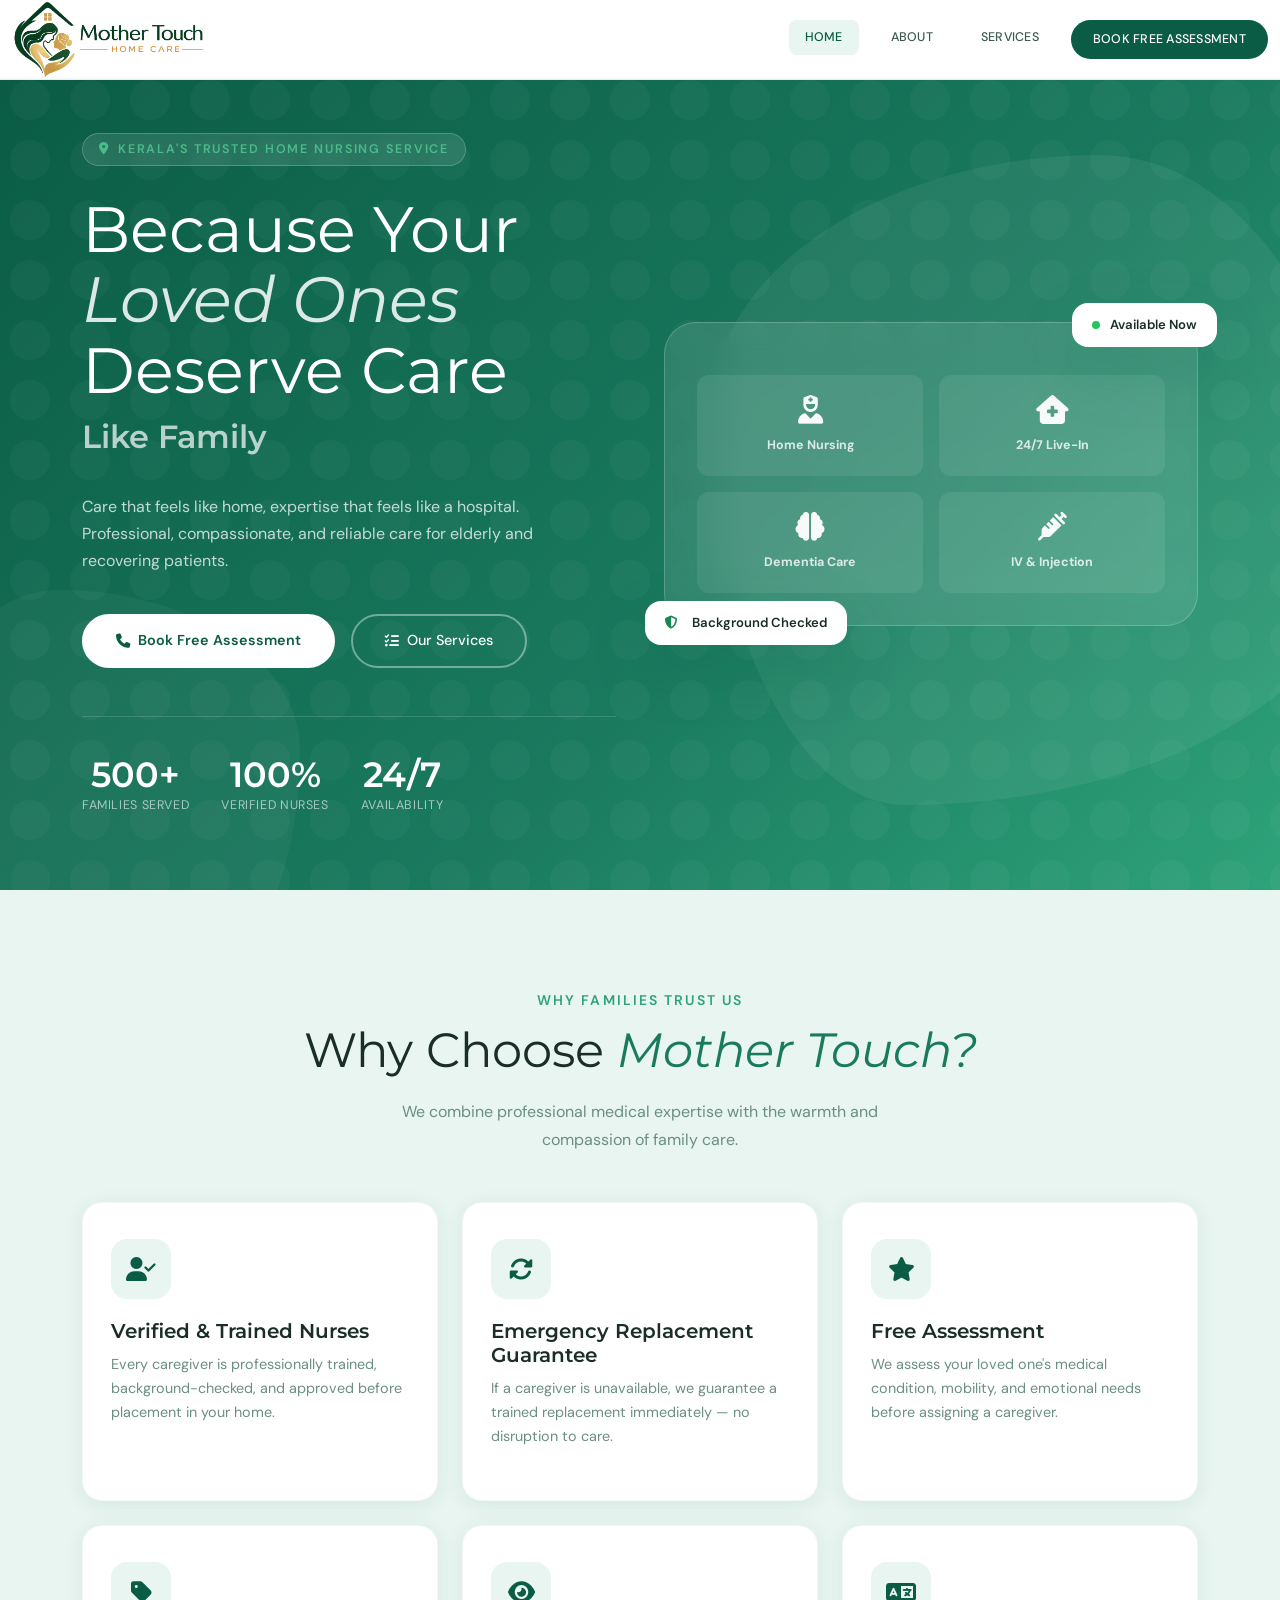
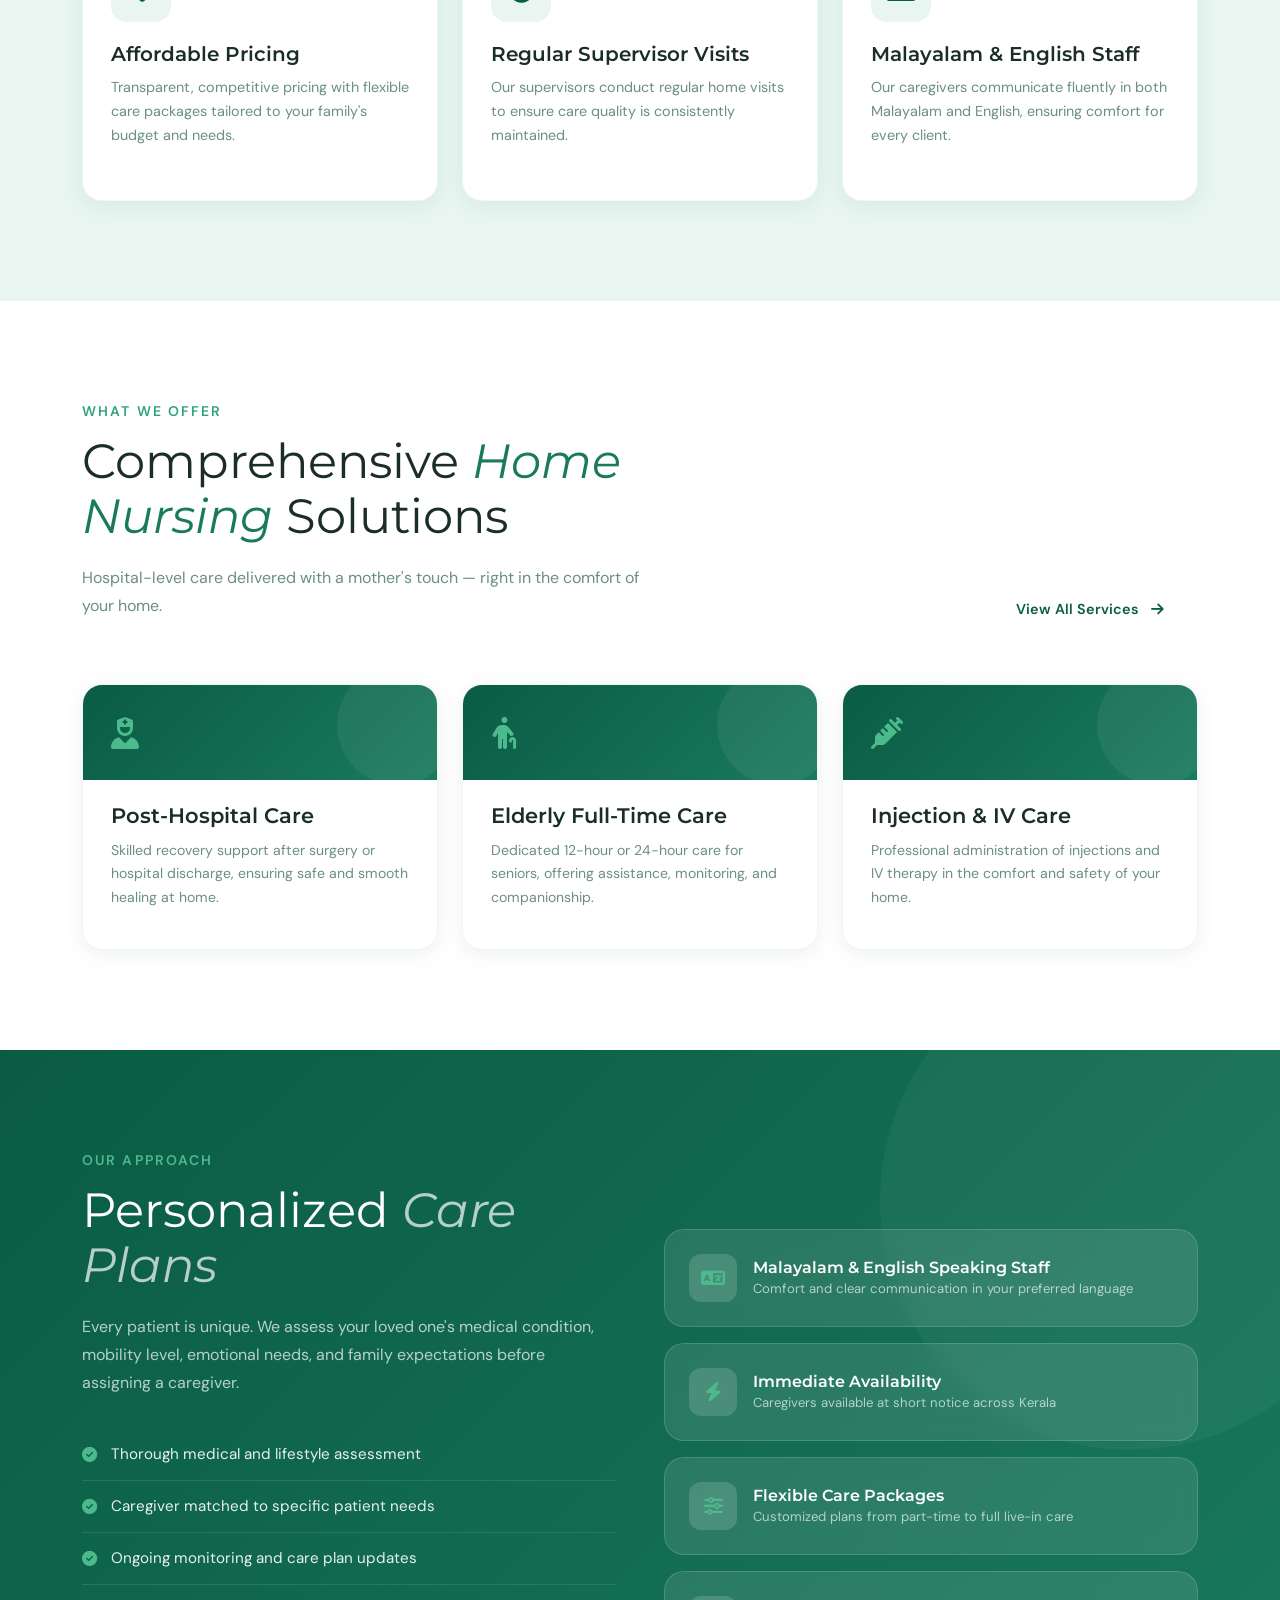
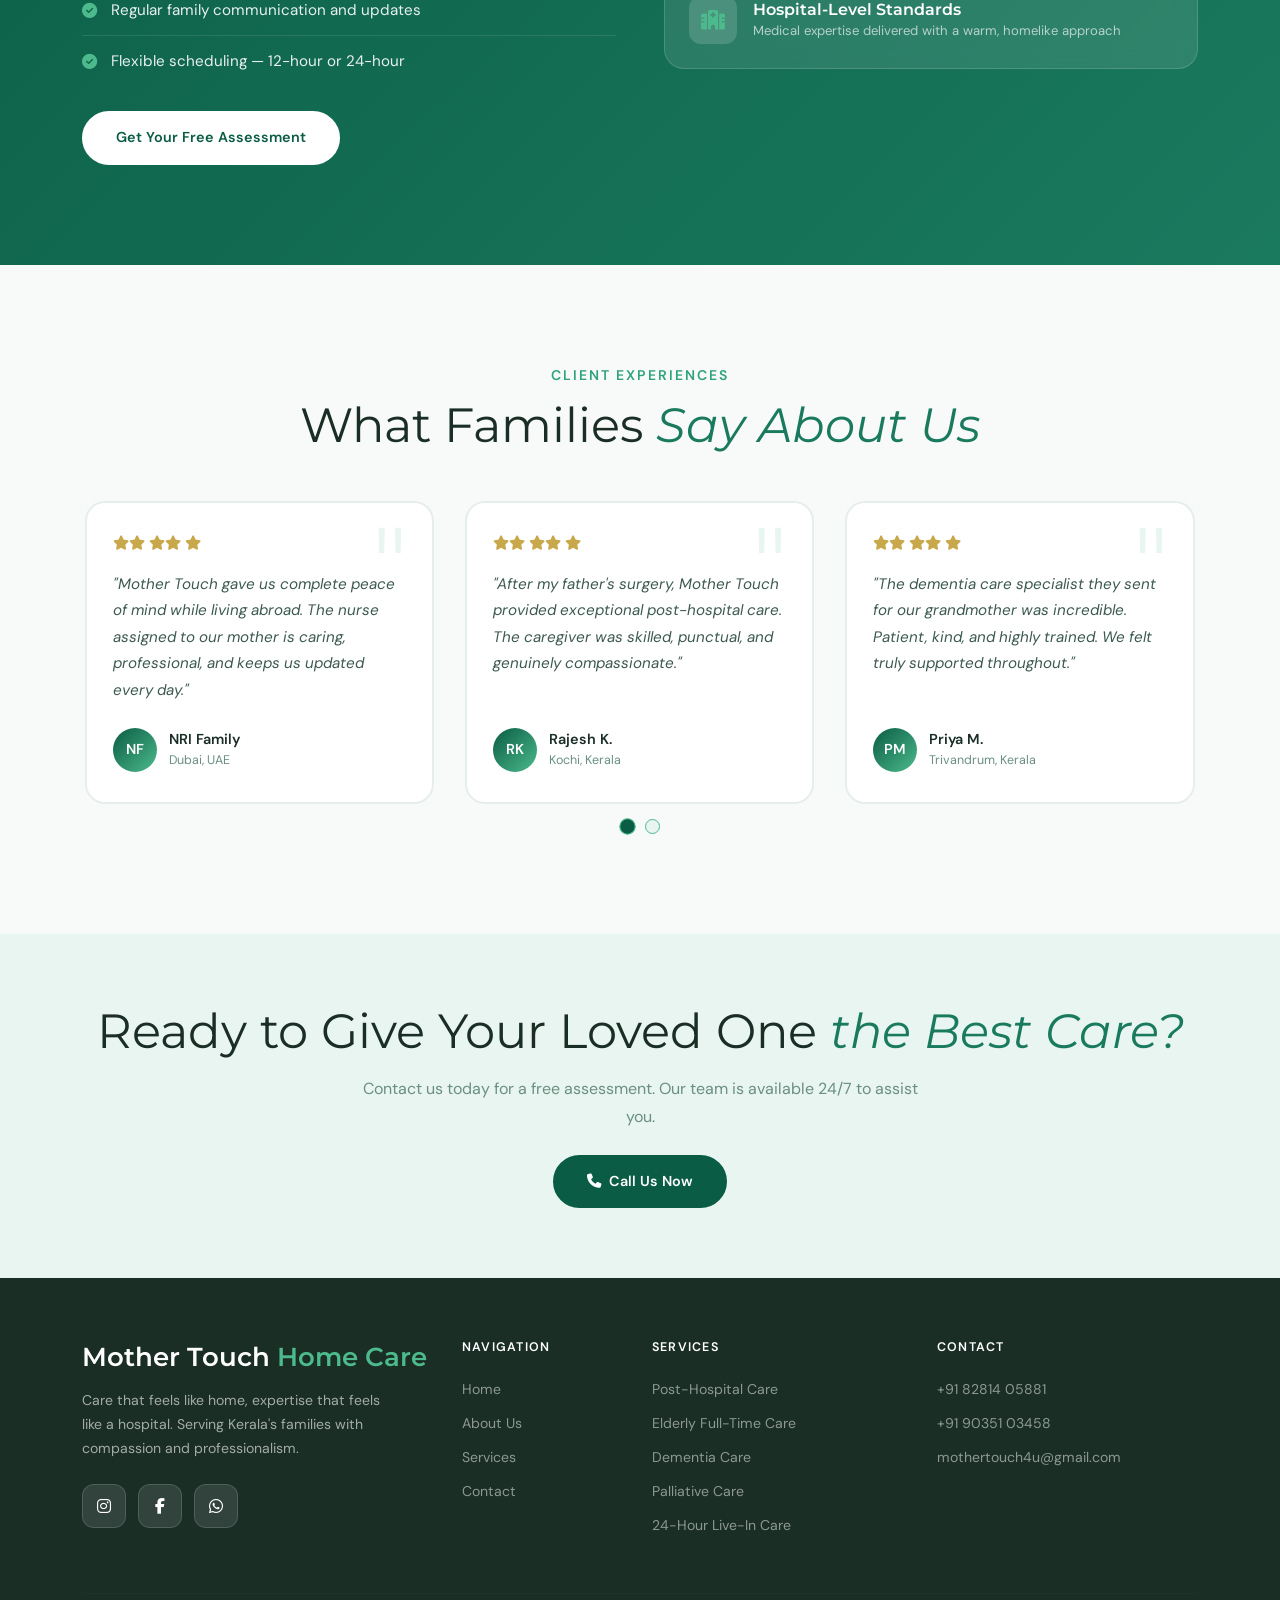
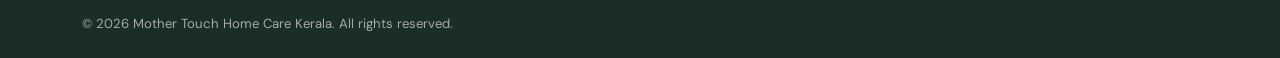
<file: index.html>
<!DOCTYPE html>
<html lang="en">

<head>
    <meta charset="UTF-8">
    <meta name="viewport" content="width=device-width, initial-scale=1.0">
    <title>Mother Touch Home Care | Kerala</title>
    <meta property="og:title" content="Mother Touch Home Care Kerala | Home Nursing Services">
    
    <!-- Ownership Verification Tag -->
    <meta name="google-site-verification" content="O7xnCPrHwmfk_tnzrCNAQIyufQ5plxwxMQklPJoTNEY" />

    <!-- SEO Meta Tags -->
    <meta name="description"
        content="Trusted home nursing and elderly care services across Kerala. 24/7 trained nurses, post-hospital care, dementia care, palliative support, and live-in caregivers. Book a free assessment today.">
    <meta name="keywords"
        content="home nursing Kerala, elderly care Kochi, home nurse Kerala, dementia care Kerala, palliative care Kerala, live in caregiver Kerala, post hospital care Kochi">
    <meta name="robots" content="index, follow">
    <meta name="author" content="Mother Touch Home Care">
    <link rel="canonical" href="https://mother-touch-home-care.github.io/mothertouch4u/">

    <!-- Bootstrap -->
    <link href="https://cdn.jsdelivr.net/npm/bootstrap@5.3.2/dist/css/bootstrap.min.css" rel="stylesheet">

    <!-- Font Awesome -->
    <link rel="stylesheet" href="https://cdnjs.cloudflare.com/ajax/libs/font-awesome/6.5.1/css/all.min.css">

    <!-- Owl Carousel -->
    <link rel="stylesheet" href="https://cdnjs.cloudflare.com/ajax/libs/OwlCarousel2/2.3.4/assets/owl.carousel.min.css">
    <link rel="stylesheet"
        href="https://cdnjs.cloudflare.com/ajax/libs/OwlCarousel2/2.3.4/assets/owl.theme.default.min.css">

    <link rel="stylesheet" href="assets/css/style.css">

    <link rel="icon" type="image/png" href="assets/images/MTHC_favicon.png">
</head>

<body>

    <!-- NAVBAR -->
    <nav class="navbar navbar-expand-lg fixed-top">
        <div class="container">
            <!-- <a class="navbar-brand" href="index.html">Mother Touch <span>Home Care</span></a> -->
            <a href="index.html">
                <img src="assets/images/MTHC_logo_2.png" class="logo-img" alt="Mother Touch Home Care Logo">
            </a>
            <button class="navbar-toggler collapsed" type="button" data-bs-toggle="collapse" data-bs-target="#nav"
                aria-label="Toggle navigation">

                <svg class="hamburger" viewBox="0 0 100 100" width="34">
                    <line class="line top" x1="20" y1="30" x2="80" y2="30" />
                    <line class="line middle" x1="20" y1="50" x2="80" y2="50" />
                    <line class="line bottom" x1="20" y1="70" x2="80" y2="70" />
                </svg>

            </button>
            <div class="collapse navbar-collapse" id="nav">
                <ul class="navbar-nav ms-auto ">
                    <li class="nav-item"><a class="nav-link active" href="index.html">Home</a></li>
                    <li class="nav-item"><a class="nav-link" href="about.html">About</a></li>
                    <li class="nav-item"><a class="nav-link" href="services.html">Services</a></li>
                    <li class="nav-item"><a class="nav-link nav-cta" href="contact.html">Book Free Assessment</a></li>
                </ul>
            </div>
        </div>
    </nav>


    <!-- HERO -->
    <section class="hero">
        <div class="hero-blob"></div>
        <div class="hero-blob-2"></div>
        <div class="container">
            <div class="hero-row row align-items-center g-5">
                <div class="col-lg-6 hero-content">
                    <span class="hero-tagline"><i class="fa-solid fa-location-dot me-2"></i>Kerala's Trusted Home
                        Nursing Service</span>
                    <h1>Because Your<br><em>Loved Ones</em><br>Deserve Care</h1>
                    <p class="hero-subtitle">Like Family</p>
                    <p class="hero-desc">Care that feels like home, expertise that feels like a hospital. Professional,
                        compassionate, and reliable care for elderly and recovering patients.</p>
                    <div class="hero-actions">
                        <a href="contact.html" class="btn-primary-green"><i class="fa-solid fa-phone"></i> Book Free
                            Assessment</a>
                        <a href="services.html" class="btn-outline-white"><i class="fa-solid fa-list-check"></i> Our
                            Services</a>
                    </div>
                    <div class="hero-stats">
                        <div class="stat-item">
                            <div class="stat-num" data-target="500" data-suffix="+">0+</div>
                            <div class="stat-label">Families Served</div>
                        </div>
                        <div class="stat-item">
                            <div class="stat-num" data-target="100" data-suffix="%">0%</div>
                            <div class="stat-label">Verified Nurses</div>
                        </div>
                        <div class="stat-item">
                            <div class="stat-num" data-target="24" data-suffix="/7">0/7</div>
                            <div class="stat-label">Availability</div>
                        </div>
                    </div>
                </div>
                <div class="col-lg-6 hero-image-wrap">
                    <div class="hero-image-card position-relative">
                        <div class="hero-icon-grid">
                            <div class="hero-icon-item">
                                <i class="fa-solid fa-user-nurse"></i>
                                <span>Home Nursing</span>
                            </div>
                            <div class="hero-icon-item">
                                <i class="fa-solid fa-house-medical"></i>
                                <span>24/7 Live-In</span>
                            </div>
                            <div class="hero-icon-item">
                                <i class="fa-solid fa-brain"></i>
                                <span>Dementia Care</span>
                            </div>
                            <div class="hero-icon-item">
                                <i class="fa-solid fa-syringe"></i>
                                <span>IV &amp; Injection</span>
                            </div>
                        </div>
                        <div class="hero-badge badge-1">
                            <div class="badge-dot"></div>
                            Available Now
                        </div>
                        <div class="hero-badge badge-2">
                            <i class="fa-solid fa-shield-halved text-success me-1"></i>
                            Background Checked
                        </div>
                    </div>
                </div>
            </div>
        </div>
    </section>

    <!-- WHY CHOOSE US -->
    <section class="section-pad why-section">
        <div class="container">
            <div class="text-center mb-5">
                <span class="section-label">Why Families Trust Us</span>
                <h2 class="section-title">Why Choose <em>Mother Touch?</em></h2>
                <p class="section-desc mx-auto">We combine professional medical expertise with the warmth and compassion
                    of family care.</p>
            </div>
            <div class="row g-4">
                <div class="col-md-4 fade-up fade-up-delay-1">
                    <div class="why-card">
                        <div class="why-icon"><i class="fa-solid fa-user-check"></i></div>
                        <h5>Verified &amp; Trained Nurses</h5>
                        <p>Every caregiver is professionally trained, background-checked, and approved before placement
                            in your home.</p>
                    </div>
                </div>
                <div class="col-md-4 fade-up fade-up-delay-2">
                    <div class="why-card">
                        <div class="why-icon"><i class="fa-solid fa-rotate"></i></div>
                        <h5>Emergency Replacement Guarantee</h5>
                        <p>If a caregiver is unavailable, we guarantee a trained replacement immediately — no disruption
                            to care.</p>
                    </div>
                </div>
                <div class="col-md-4 fade-up fade-up-delay-3">
                    <div class="why-card">
                        <div class="why-icon"><i class="fa-solid fa-star"></i></div>
                        <h5>Free Assessment</h5>
                        <p>We assess your loved one's medical condition, mobility, and emotional needs before assigning
                            a caregiver.</p>
                    </div>
                </div>
                <div class="col-md-4 fade-up fade-up-delay-1">
                    <div class="why-card">
                        <div class="why-icon"><i class="fa-solid fa-tag"></i></div>
                        <h5>Affordable Pricing</h5>
                        <p>Transparent, competitive pricing with flexible care packages tailored to your family's budget
                            and needs.</p>
                    </div>
                </div>
                <div class="col-md-4 fade-up fade-up-delay-2">
                    <div class="why-card">
                        <div class="why-icon"><i class="fa-solid fa-eye"></i></div>
                        <h5>Regular Supervisor Visits</h5>
                        <p>Our supervisors conduct regular home visits to ensure care quality is consistently
                            maintained.</p>
                    </div>
                </div>
                <div class="col-md-4 fade-up fade-up-delay-3">
                    <div class="why-card">
                        <div class="why-icon"><i class="fa-solid fa-language"></i></div>
                        <h5>Malayalam &amp; English Staff</h5>
                        <p>Our caregivers communicate fluently in both Malayalam and English, ensuring comfort for every
                            client.</p>
                    </div>
                </div>
            </div>
        </div>
    </section>

    <!-- SERVICES PREVIEW -->
    <section class="section-pad">
        <div class="container">
            <div class="row align-items-end mb-5">
                <div class="col-md-7">
                    <span class="section-label">What We Offer</span>
                    <h2 class="section-title">Comprehensive <em>Home Nursing</em> Solutions</h2>
                    <p class="section-desc">Hospital-level care delivered with a mother's touch — right in the comfort
                        of your home.</p>
                </div>
                <div class="col-md-5 text-md-end mt-3 mt-md-0">
                    <a href="services.html" class="btn-primary-green">View All Services <i
                            class="fa-solid fa-arrow-right ms-1"></i></a>
                </div>
            </div>
            <div class="row g-4">
                <div class="col-md-4 col-sm-6 fade-up fade-up-delay-1">
                    <div class="service-card">
                        <div class="service-card-top"><i class="fa-solid fa-user-nurse"></i></div>
                        <div class="service-card-body">
                            <h5>Post-Hospital Care</h5>
                            <p>Skilled recovery support after surgery or hospital discharge, ensuring safe and smooth
                                healing at home.</p>
                        </div>
                    </div>
                </div>
                <div class="col-md-4 col-sm-6 fade-up fade-up-delay-2">
                    <div class="service-card">
                        <div class="service-card-top"><i class="fa-solid fa-person-cane"></i></div>
                        <div class="service-card-body">
                            <h5>Elderly Full-Time Care</h5>
                            <p>Dedicated 12-hour or 24-hour care for seniors, offering assistance, monitoring, and
                                companionship.</p>
                        </div>
                    </div>
                </div>
                <div class="col-md-4 col-sm-6 fade-up fade-up-delay-3">
                    <div class="service-card">
                        <div class="service-card-top"><i class="fa-solid fa-syringe"></i></div>
                        <div class="service-card-body">
                            <h5>Injection &amp; IV Care</h5>
                            <p>Professional administration of injections and IV therapy in the comfort and safety of
                                your home.</p>
                        </div>
                    </div>
                </div>
            </div>
        </div>
    </section>

    <!-- PERSONALIZED CARE -->
    <section class="section-pad care-section">
        <div class="container">
            <div class="row g-5 align-items-center">
                <div class="col-lg-6">
                    <span class="section-label" style="color: var(--green-accent);">Our Approach</span>
                    <h2 class="section-title" style="color: white;">Personalized <em
                            style="color: rgba(255,255,255,0.7)">Care Plans</em></h2>
                    <p style="color: rgba(255,255,255,0.7); line-height: 1.75; margin-bottom: 32px;">Every patient is
                        unique. We assess your loved one's medical condition, mobility level, emotional needs, and
                        family expectations before assigning a caregiver.</p>
                    <ul class="care-list">
                        <li><i class="fa-solid fa-circle-check"></i> Thorough medical and lifestyle assessment</li>
                        <li><i class="fa-solid fa-circle-check"></i> Caregiver matched to specific patient needs</li>
                        <li><i class="fa-solid fa-circle-check"></i> Ongoing monitoring and care plan updates</li>
                        <li><i class="fa-solid fa-circle-check"></i> Regular family communication and updates</li>
                        <li><i class="fa-solid fa-circle-check"></i> Flexible scheduling — 12-hour or 24-hour</li>
                    </ul>
                    <a href="contact.html" class="btn-primary-green mt-4" style="color: var(--green-deep);">Get Your
                        Free Assessment</a>
                </div>
                <div class="col-lg-6">
                    <div class="care-feature">
                        <div class="care-feature-icon"><i class="fa-solid fa-language"></i></div>
                        <div>
                            <h6>Malayalam &amp; English Speaking Staff</h6>
                            <p>Comfort and clear communication in your preferred language</p>
                        </div>
                    </div>
                    <div class="care-feature">
                        <div class="care-feature-icon"><i class="fa-solid fa-bolt"></i></div>
                        <div>
                            <h6>Immediate Availability</h6>
                            <p>Caregivers available at short notice across Kerala</p>
                        </div>
                    </div>
                    <div class="care-feature">
                        <div class="care-feature-icon"><i class="fa-solid fa-sliders"></i></div>
                        <div>
                            <h6>Flexible Care Packages</h6>
                            <p>Customized plans from part-time to full live-in care</p>
                        </div>
                    </div>
                    <div class="care-feature">
                        <div class="care-feature-icon"><i class="fa-solid fa-hospital"></i></div>
                        <div>
                            <h6>Hospital-Level Standards</h6>
                            <p>Medical expertise delivered with a warm, homelike approach</p>
                        </div>
                    </div>
                </div>
            </div>
        </div>
    </section>

    <!-- TESTIMONIALS -->
    <section class="section-pad testimonials-section">
        <div class="container">

            <div class="text-center mb-5">
                <span class="section-label">Client Experiences</span>
                <h2 class="section-title">What Families <em>Say About Us</em></h2>
            </div>

            <div class="owl-carousel testimonial-carousel">

                <div class="testimonial-card">
                    <div class="testimonial-stars">
                        <i class="fa-solid fa-star"></i><i class="fa-solid fa-star"></i>
                        <i class="fa-solid fa-star"></i><i class="fa-solid fa-star"></i>
                        <i class="fa-solid fa-star"></i>
                    </div>

                    <p class="testimonial-text">
                        "Mother Touch gave us complete peace of mind while living abroad.
                        The nurse assigned to our mother is caring, professional,
                        and keeps us updated every day."
                    </p>

                    <div class="testimonial-author">
                        <div class="testimonial-avatar">NF</div>
                        <div>
                            <div class="testimonial-name">NRI Family</div>
                            <div class="testimonial-loc">Dubai, UAE</div>
                        </div>
                    </div>
                </div>

                <div class="testimonial-card">
                    <div class="testimonial-stars">
                        <i class="fa-solid fa-star"></i><i class="fa-solid fa-star"></i>
                        <i class="fa-solid fa-star"></i><i class="fa-solid fa-star"></i>
                        <i class="fa-solid fa-star"></i>
                    </div>

                    <p class="testimonial-text">
                        "After my father's surgery, Mother Touch provided exceptional
                        post-hospital care. The caregiver was skilled, punctual,
                        and genuinely compassionate."
                    </p>

                    <div class="testimonial-author">
                        <div class="testimonial-avatar">RK</div>
                        <div>
                            <div class="testimonial-name">Rajesh K.</div>
                            <div class="testimonial-loc">Kochi, Kerala</div>
                        </div>
                    </div>
                </div>

                <div class="testimonial-card">
                    <div class="testimonial-stars">
                        <i class="fa-solid fa-star"></i><i class="fa-solid fa-star"></i>
                        <i class="fa-solid fa-star"></i><i class="fa-solid fa-star"></i>
                        <i class="fa-solid fa-star"></i>
                    </div>

                    <p class="testimonial-text">
                        "The dementia care specialist they sent for our grandmother
                        was incredible. Patient, kind, and highly trained.
                        We felt truly supported throughout."
                    </p>

                    <div class="testimonial-author">
                        <div class="testimonial-avatar">PM</div>
                        <div>
                            <div class="testimonial-name">Priya M.</div>
                            <div class="testimonial-loc">Trivandrum, Kerala</div>
                        </div>
                    </div>
                </div>

                <div class="testimonial-card">
                    <div class="testimonial-stars">
                        <i class="fa-solid fa-star"></i><i class="fa-solid fa-star"></i>
                        <i class="fa-solid fa-star"></i><i class="fa-solid fa-star"></i>
                        <i class="fa-solid fa-star"></i>
                    </div>

                    <p class="testimonial-text">
                        "We hired a full-time caregiver for my elderly mother.
                        The staff from Mother Touch are well trained and extremely
                        respectful. Their service made a big difference in our lives."
                    </p>

                    <div class="testimonial-author">
                        <div class="testimonial-avatar">RS</div>
                        <div>
                            <div class="testimonial-name">Rahul S.</div>
                            <div class="testimonial-loc">Idukki, Kerala</div>
                        </div>
                    </div>
                </div>

                <div class="testimonial-card">
                    <div class="testimonial-stars">
                        <i class="fa-solid fa-star"></i><i class="fa-solid fa-star"></i>
                        <i class="fa-solid fa-star"></i><i class="fa-solid fa-star"></i>
                        <i class="fa-solid fa-star"></i>
                    </div>

                    <p class="testimonial-text">
                        "The caregiver assigned for my father was very attentive
                        and handled his daily needs with great patience.
                        Highly recommended for home nursing services."
                    </p>

                    <div class="testimonial-author">
                        <div class="testimonial-avatar">VR</div>
                        <div>
                            <div class="testimonial-name">Vishnu Reji</div>
                            <div class="testimonial-loc">Kottayam, Kerala</div>
                        </div>
                    </div>
                </div>

            </div>

        </div>
    </section>

    <!-- CTA BANNER -->
    <section class="section-pad-sm" style="background: var(--green-pale);">
        <div class="container text-center">
            <h2 class="section-title mb-3">Ready to Give Your Loved One <em>the Best Care?</em></h2>
            <p class="section-desc mx-auto mb-4">Contact us today for a free assessment. Our team is available 24/7 to
                assist you.</p>
            <a href="contact.html" class="btn-primary-green"
                style="background: var(--green-deep); color: white; border-color: var(--green-deep);">
                <i class="fa-solid fa-phone"></i> Call Us Now
            </a>
        </div>
    </section>

    <!-- FOOTER -->
    <footer class="footer">
        <div class="container">
            <div class="row g-4">
                <div class="col-md-4">
                    <div class="footer-brand">Mother Touch <span>Home Care</span></div>
                    <p class="footer-desc">Care that feels like home, expertise that feels like a hospital. Serving
                        Kerala's families with compassion and professionalism.</p>
                    <div class="contact-social mt-4">
                        <a href="https://www.instagram.com/mothertouch_homecare_?igsh=MXNoamgxaTVoNGNhNA=="
                            class="social-btn" aria-label="Instagram"><i class="fa-brands fa-instagram"></i></a>
                        <a href="https://www.facebook.com/share/1Jexwe5j98/" class="social-btn" aria-label="Facebook"><i
                                class="fa-brands fa-facebook-f"></i></a>
                        <a href="https://wa.me/918281405881" class="social-btn" aria-label="WhatsApp"><i
                                class="fa-brands fa-whatsapp"></i></a>
                    </div>
                </div>
                <div class="col-md-2">
                    <div class="footer-title">Navigation</div>
                    <ul class="footer-links">
                        <li><a href="index.html">Home</a></li>
                        <li><a href="about.html">About Us</a></li>
                        <li><a href="services.html">Services</a></li>
                        <li><a href="contact.html">Contact</a></li>
                    </ul>
                </div>
                <div class="col-md-3">
                    <div class="footer-title">Services</div>
                    <ul class="footer-links">
                        <li><a href="services.html">Post-Hospital Care</a></li>
                        <li><a href="services.html">Elderly Full-Time Care</a></li>
                        <li><a href="services.html">Dementia Care</a></li>
                        <li><a href="services.html">Palliative Care</a></li>
                        <li><a href="services.html">24-Hour Live-In Care</a></li>
                    </ul>
                </div>
                <div class="col-md-3">
                    <div class="footer-title">Contact</div>
                    <ul class="footer-links">
                        <li><a href="tel:+918281405881">+91 82814 05881</a></li>
                        <li><a href="tel:+919035103458">+91 90351 03458</a></li>
                        <li><a href="mailto:mothertouch4u@gmail.com">mothertouch4u@gmail.com</a></li>
                    </ul>
                </div>
            </div>
            <hr class="footer-divider">
            <div class="footer-bottom">
                <span class="col-12 text-center text-md-start">© 2026 Mother Touch Home Care Kerala. All rights
                    reserved.</span>
            </div>
        </div>
    </footer>

    <!-- Owl Carousel -->
    <script src="https://cdnjs.cloudflare.com/ajax/libs/jquery/3.7.1/jquery.min.js"></script>
    <script src="https://cdnjs.cloudflare.com/ajax/libs/OwlCarousel2/2.3.4/owl.carousel.min.js"></script>

    <!-- Bootstrap -->
    <script src="https://cdn.jsdelivr.net/npm/bootstrap@5.3.2/dist/js/bootstrap.bundle.min.js"></script>
    <script src="assets/js/script.js"></script>
</body>

</html>
</file>
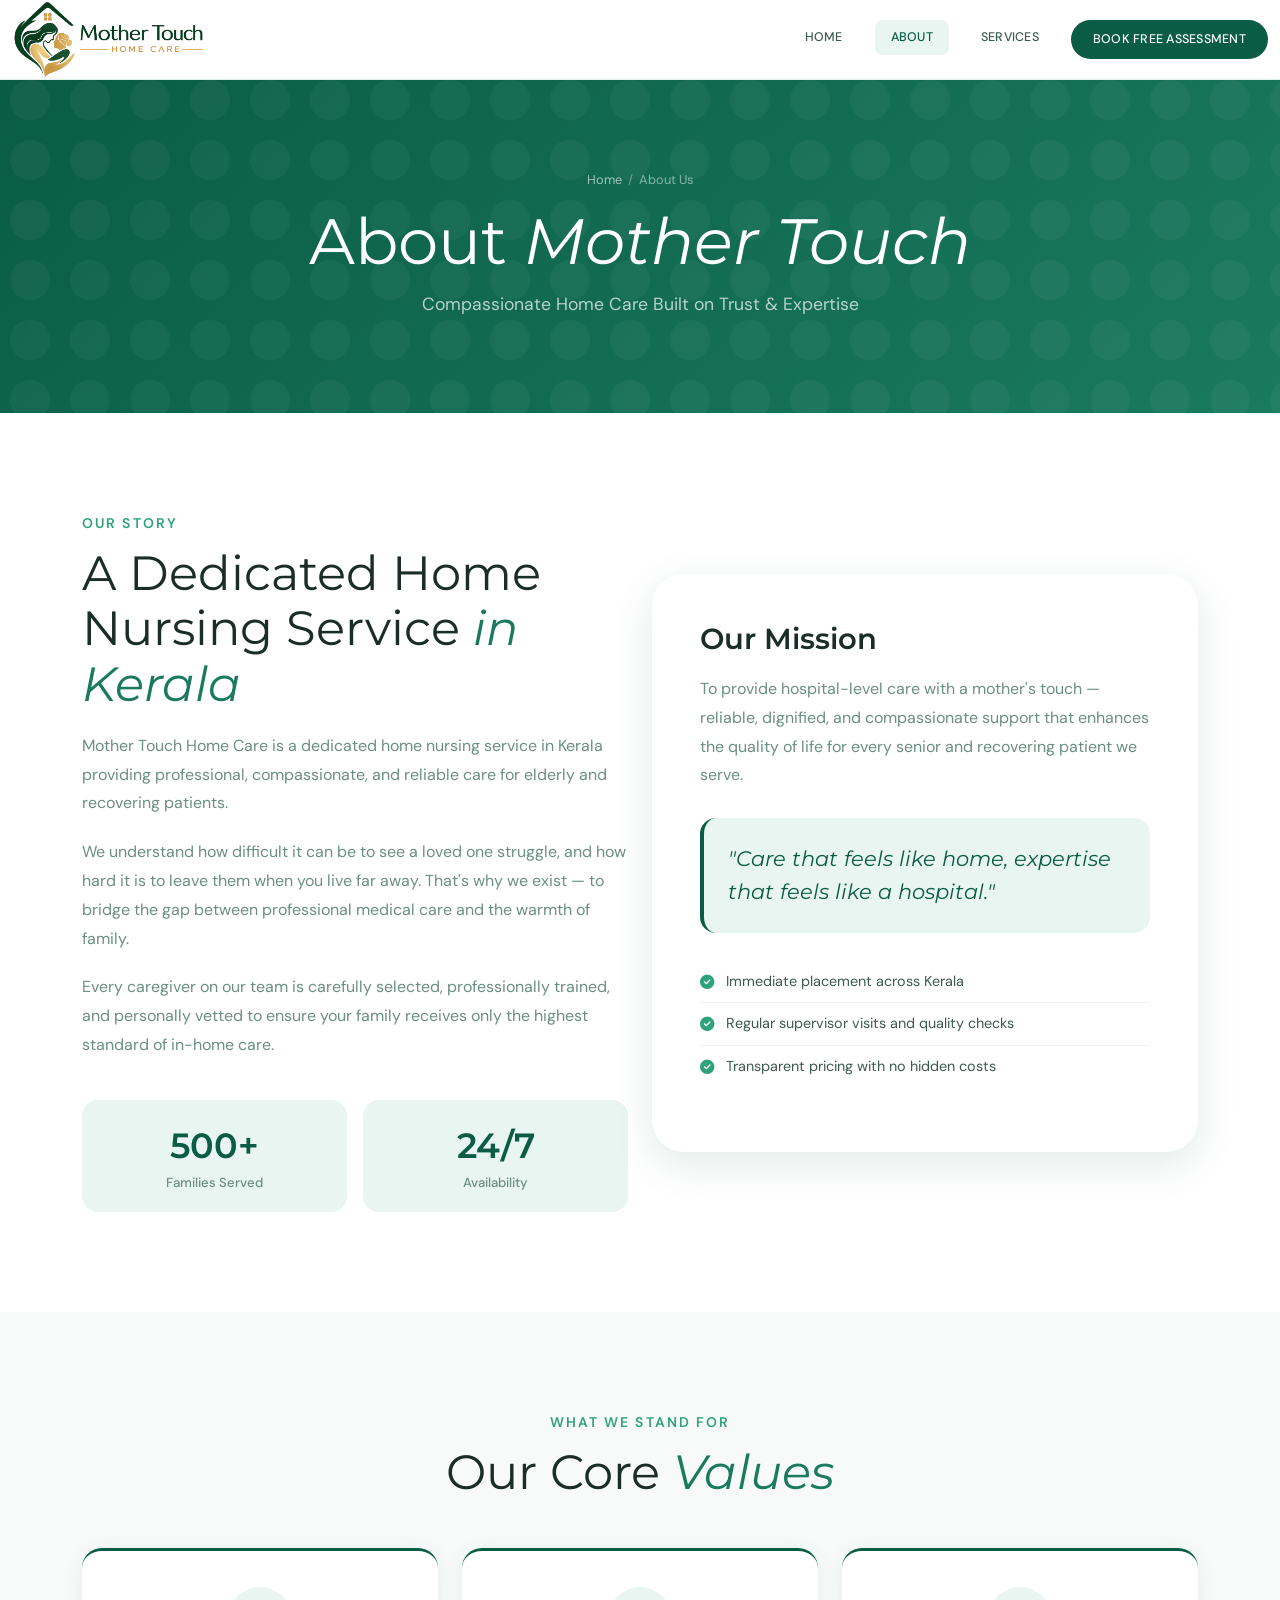
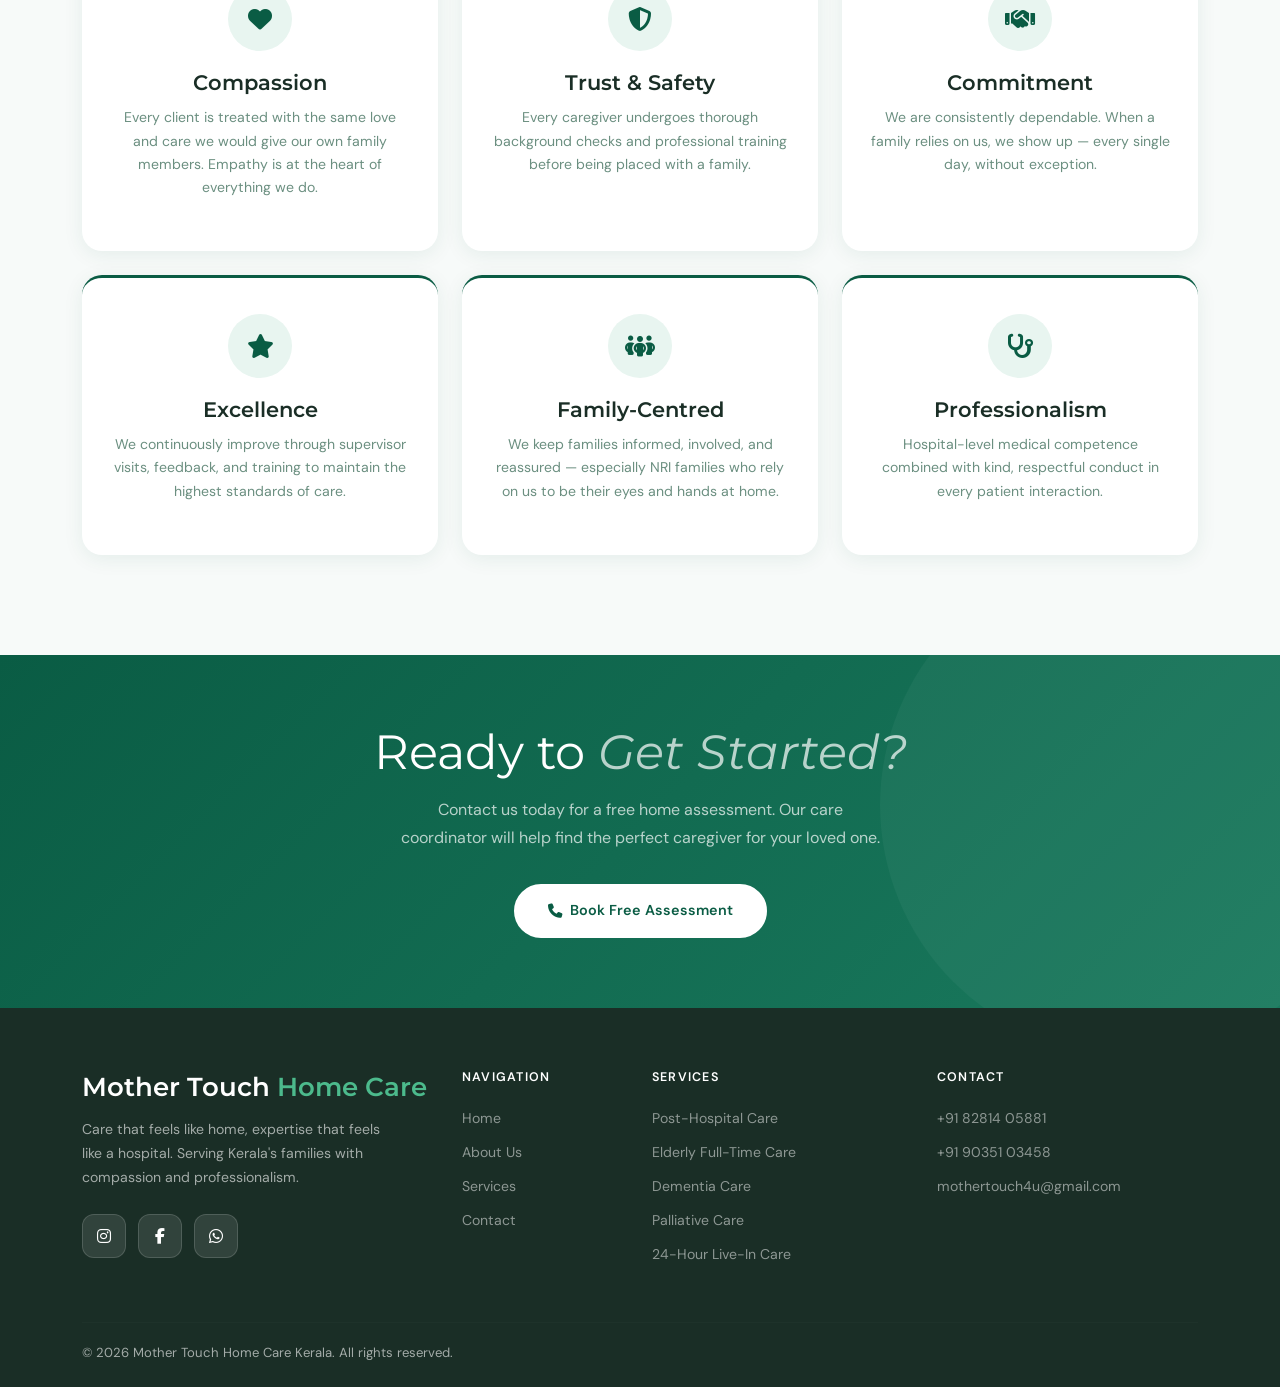
<file: about.html>
<!DOCTYPE html>
<html lang="en">

<head>
    <meta charset="UTF-8">
    <meta name="viewport" content="width=device-width, initial-scale=1.0">
    <title>Mother Touch Home Care | Kerala</title>

    <!-- Bootstrap -->
    <link href="https://cdn.jsdelivr.net/npm/bootstrap@5.3.2/dist/css/bootstrap.min.css" rel="stylesheet">

    <!-- Font Awesome -->
    <link rel="stylesheet" href="https://cdnjs.cloudflare.com/ajax/libs/font-awesome/6.5.1/css/all.min.css">

    <!-- Owl Carousel -->
    <link rel="stylesheet" href="https://cdnjs.cloudflare.com/ajax/libs/OwlCarousel2/2.3.4/assets/owl.carousel.min.css">
    <link rel="stylesheet"
        href="https://cdnjs.cloudflare.com/ajax/libs/OwlCarousel2/2.3.4/assets/owl.theme.default.min.css">

    <link rel="stylesheet" href="assets/css/style.css">

    <link rel="icon" type="image/png" href="assets/images/MTHC_favicon.png">
</head>

<body>

    <!-- NAVBAR -->
    <nav class="navbar navbar-expand-lg fixed-top">
        <div class="container">
            <!-- <a class="navbar-brand" href="index.html">Mother Touch <span>Home Care</span></a> -->
            <a href="index.html">
                <img src="assets/images/MTHC_logo_2.png" class="logo-img" alt="Mother Touch Home Care Logo">
            </a>
            <button class="navbar-toggler collapsed" type="button" data-bs-toggle="collapse" data-bs-target="#nav"
                aria-label="Toggle navigation">

                <svg class="hamburger" viewBox="0 0 100 100" width="34">
                    <line class="line top" x1="20" y1="30" x2="80" y2="30" />
                    <line class="line middle" x1="20" y1="50" x2="80" y2="50" />
                    <line class="line bottom" x1="20" y1="70" x2="80" y2="70" />
                </svg>

            </button>
            <div class="collapse navbar-collapse" id="nav">
                <ul class="navbar-nav ms-auto ">
                    <li class="nav-item"><a class="nav-link" href="index.html">Home</a></li>
                    <li class="nav-item"><a class="nav-link active" href="about.html">About</a></li>
                    <li class="nav-item"><a class="nav-link" href="services.html">Services</a></li>
                    <li class="nav-item"><a class="nav-link nav-cta" href="contact.html">Book Free Assessment</a></li>
                </ul>
            </div>
        </div>
    </nav>

    <!-- PAGE HERO -->
    <section class="page-hero">
        <div class="container">
            <div class="breadcrumb-wrap">
                <a href="index.html">Home</a><span>/</span>About Us
            </div>
            <h1>About <em>Mother Touch</em></h1>
            <p>Compassionate Home Care Built on Trust &amp; Expertise</p>
        </div>
    </section>

    <!-- WHO WE ARE -->
    <section class="section-pad">
        <div class="container">
            <div class="row align-items-center">

                <div class="col-lg-6 fade-up">
                    <span class="section-label">Our Story</span>
                    <h2 class="section-title">A Dedicated Home Nursing Service <em>in Kerala</em></h2>

                    <p class="about-text">
                        Mother Touch Home Care is a dedicated home nursing service in Kerala providing professional,
                        compassionate, and reliable care for elderly and recovering patients.
                    </p>

                    <p class="about-text">
                        We understand how difficult it can be to see a loved one struggle, and how hard it is to leave
                        them when you live far away. That's why we exist — to bridge the gap between professional
                        medical care and the warmth of family.
                    </p>

                    <p class="about-text">
                        Every caregiver on our team is carefully selected, professionally trained, and personally vetted
                        to ensure your family receives only the highest standard of in-home care.
                    </p>

                    <div class="row g-3 mt-4">

                        <div class="col-6">
                            <div class="about-stat">
                                <div class="about-stat-number">500+</div>
                                <div class="about-stat-label">Families Served</div>
                            </div>
                        </div>

                        <div class="col-6">
                            <div class="about-stat">
                                <div class="about-stat-number">24/7</div>
                                <div class="about-stat-label">Availability</div>
                            </div>
                        </div>

                    </div>
                </div>

                <div class="col-lg-6 fade-up fade-up-delay-2">
                    <div class="about-block">

                        <h3 class="about-mission-title">Our Mission</h3>

                        <p class="about-mission-text">
                            To provide hospital-level care with a mother's touch — reliable, dignified, and
                            compassionate
                            support that enhances the quality of life for every senior and recovering patient we serve.
                        </p>

                        <div class="about-quote">
                            <p>
                                "Care that feels like home, expertise that feels like a hospital."
                            </p>
                        </div>

                        <ul class="about-list">

                            <li>
                                <i class="fa-solid fa-circle-check"></i>
                                Immediate placement across Kerala
                            </li>

                            <li>
                                <i class="fa-solid fa-circle-check"></i>
                                Regular supervisor visits and quality checks
                            </li>

                            <li>
                                <i class="fa-solid fa-circle-check"></i>
                                Transparent pricing with no hidden costs
                            </li>

                        </ul>

                    </div>
                </div>

            </div>
        </div>
    </section>

    <!-- CORE VALUES -->
    <section class="section-pad" style="background: var(--off-white);">
        <div class="container">
            <div class="text-center mb-5">
                <span class="section-label">What We Stand For</span>
                <h2 class="section-title">Our Core <em>Values</em></h2>
            </div>
            <div class="row g-4">
                <div class="col-md-4 fade-up fade-up-delay-1">
                    <div class="value-card">
                        <div class="v-icon"><i class="fa-solid fa-heart"></i></div>
                        <h5>Compassion</h5>
                        <p>Every client is treated with the same love and care we would give our own family members.
                            Empathy is at the heart of everything we do.</p>
                    </div>
                </div>
                <div class="col-md-4 fade-up fade-up-delay-2">
                    <div class="value-card">
                        <div class="v-icon"><i class="fa-solid fa-shield-halved"></i></div>
                        <h5>Trust &amp; Safety</h5>
                        <p>Every caregiver undergoes thorough background checks and professional training before being
                            placed with a family.</p>
                    </div>
                </div>
                <div class="col-md-4 fade-up fade-up-delay-3">
                    <div class="value-card">
                        <div class="v-icon"><i class="fa-solid fa-handshake"></i></div>
                        <h5>Commitment</h5>
                        <p>We are consistently dependable. When a family relies on us, we show up — every single day,
                            without exception.</p>
                    </div>
                </div>
                <div class="col-md-4 fade-up fade-up-delay-1">
                    <div class="value-card">
                        <div class="v-icon"><i class="fa-solid fa-star"></i></div>
                        <h5>Excellence</h5>
                        <p>We continuously improve through supervisor visits, feedback, and training to maintain the
                            highest standards of care.</p>
                    </div>
                </div>
                <div class="col-md-4 fade-up fade-up-delay-2">
                    <div class="value-card">
                        <div class="v-icon"><i class="fa-solid fa-people-group"></i></div>
                        <h5>Family-Centred</h5>
                        <p>We keep families informed, involved, and reassured — especially NRI families who rely on us
                            to be their eyes and hands at home.</p>
                    </div>
                </div>
                <div class="col-md-4 fade-up fade-up-delay-3">
                    <div class="value-card">
                        <div class="v-icon"><i class="fa-solid fa-stethoscope"></i></div>
                        <h5>Professionalism</h5>
                        <p>Hospital-level medical competence combined with kind, respectful conduct in every patient
                            interaction.</p>
                    </div>
                </div>
            </div>
        </div>
    </section>

    <!-- CTA -->
    <section class="section-pad-sm care-section">
        <div class="container text-center">

            <h2 class="section-title mb-3 cta-title">
                Ready to <em>Get Started?</em>
            </h2>

            <p class="cta-text">
                Contact us today for a free home assessment. Our care coordinator will help find the perfect caregiver
                for your loved one.
            </p>

            <a href="contact.html" class="btn-primary-green cta-btn">
                <i class="fa-solid fa-phone"></i> Book Free Assessment
            </a>

        </div>
    </section>

    <!-- FOOTER -->
    <footer class="footer">
        <div class="container">
            <div class="row g-4">
                <div class="col-md-4">
                    <div class="footer-brand">Mother Touch <span>Home Care</span></div>
                    <p class="footer-desc">Care that feels like home, expertise that feels like a hospital. Serving
                        Kerala's families with compassion and professionalism.</p>
                    <div class="contact-social mt-4">
                        <a href="https://www.instagram.com/mothertouch_homecare_?igsh=MXNoamgxaTVoNGNhNA=="
                            class="social-btn" aria-label="Instagram"><i class="fa-brands fa-instagram"></i></a>
                        <a href="https://www.facebook.com/share/1Jexwe5j98/" class="social-btn" aria-label="Facebook"><i
                                class="fa-brands fa-facebook-f"></i></a>
                        <a href="https://wa.me/918281405881" class="social-btn" aria-label="WhatsApp"><i
                                class="fa-brands fa-whatsapp"></i></a>
                    </div>
                </div>
                <div class="col-md-2">
                    <div class="footer-title">Navigation</div>
                    <ul class="footer-links">
                        <li><a href="index.html">Home</a></li>
                        <li><a href="about.html">About Us</a></li>
                        <li><a href="services.html">Services</a></li>
                        <li><a href="contact.html">Contact</a></li>
                    </ul>
                </div>
                <div class="col-md-3">
                    <div class="footer-title">Services</div>
                    <ul class="footer-links">
                        <li><a href="services.html">Post-Hospital Care</a></li>
                        <li><a href="services.html">Elderly Full-Time Care</a></li>
                        <li><a href="services.html">Dementia Care</a></li>
                        <li><a href="services.html">Palliative Care</a></li>
                        <li><a href="services.html">24-Hour Live-In Care</a></li>
                    </ul>
                </div>
                <div class="col-md-3">
                    <div class="footer-title">Contact</div>
                    <ul class="footer-links">
                        <li><a href="tel:+918281405881">+91 82814 05881</a></li>
                        <li><a href="tel:+919035103458">+91 90351 03458</a></li>
                        <li><a href="mailto:mothertouch4u@gmail.com">mothertouch4u@gmail.com</a></li>
                    </ul>
                </div>
            </div>
            <hr class="footer-divider">
            <div class="footer-bottom">
                <span class="col-12 text-center text-md-start">© 2026 Mother Touch Home Care Kerala. All rights
                    reserved.</span>
            </div>
        </div>
    </footer>

    <script src="https://cdn.jsdelivr.net/npm/bootstrap@5.3.2/dist/js/bootstrap.bundle.min.js"></script>
    <script src="assets/js/script.js"></script>
</body>

</html>
</file>
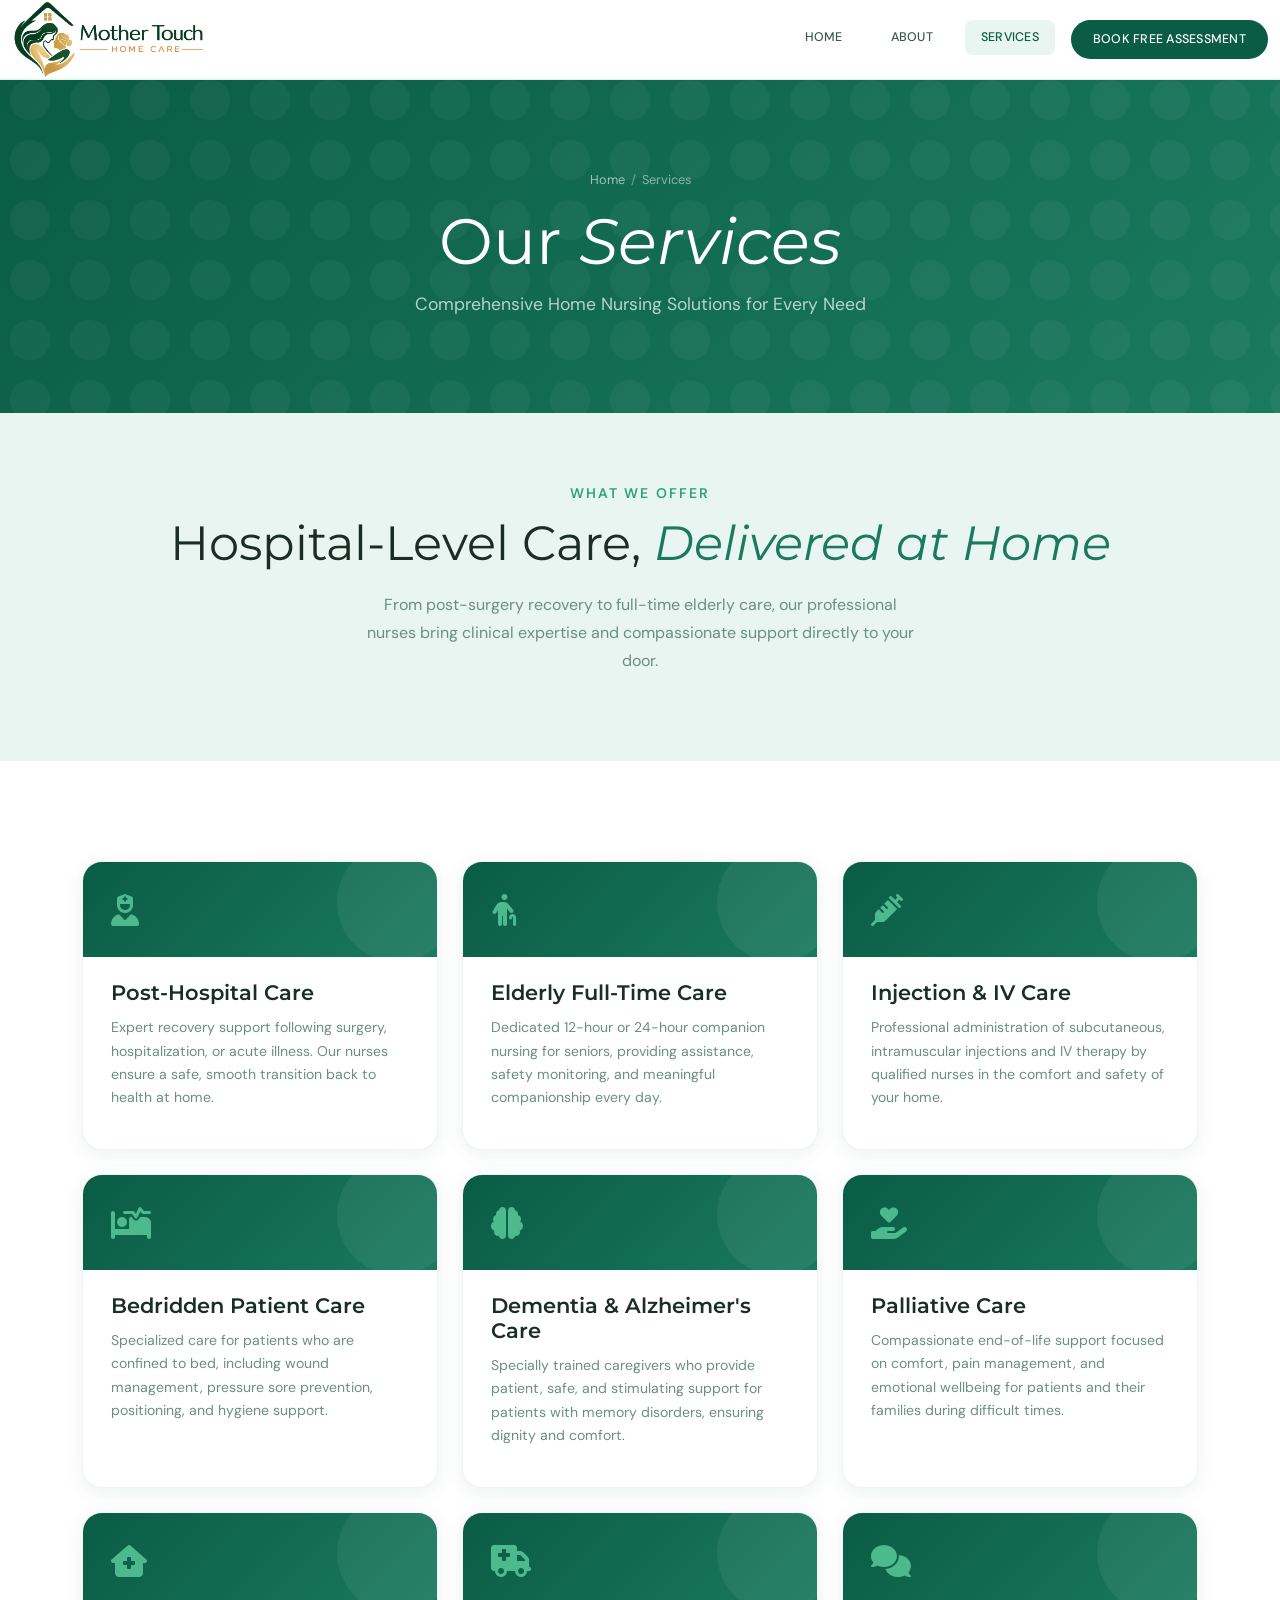
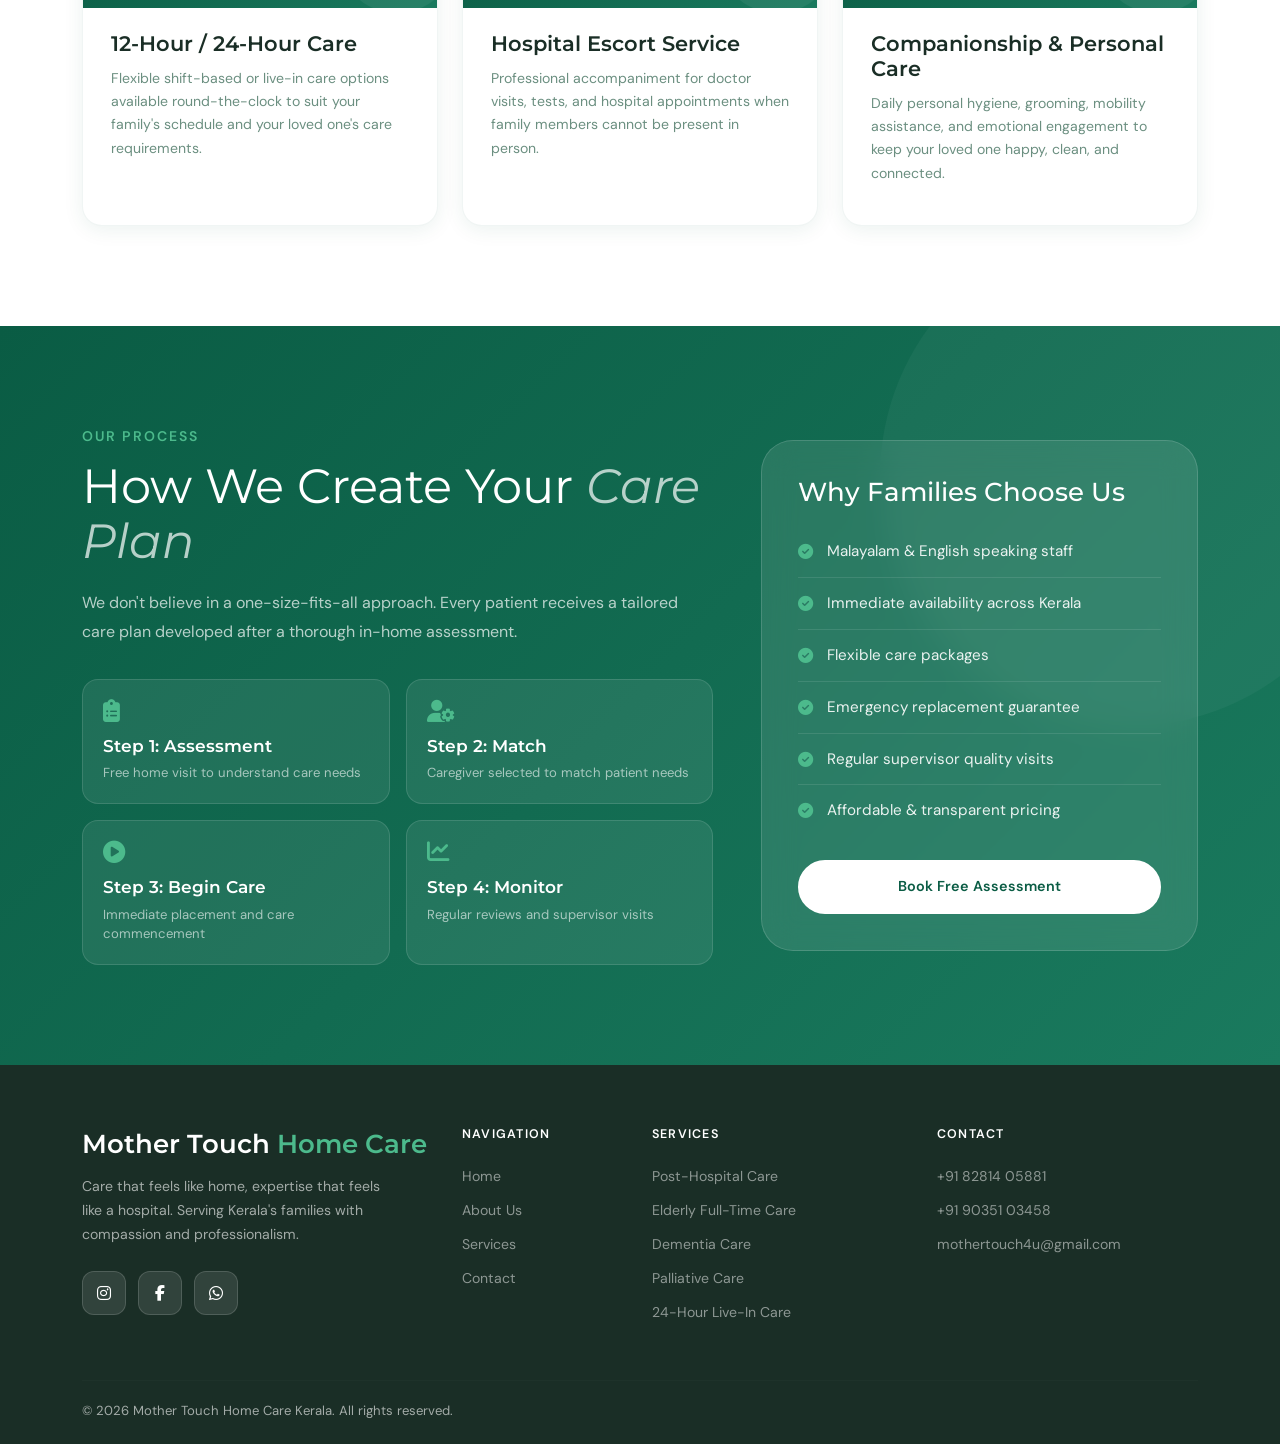
<file: services.html>
<!DOCTYPE html>
<html lang="en">

<head>
    <meta charset="UTF-8">
    <meta name="viewport" content="width=device-width, initial-scale=1.0">
    <title>Mother Touch Home Care | Kerala</title>

    <!-- Bootstrap -->
    <link href="https://cdn.jsdelivr.net/npm/bootstrap@5.3.2/dist/css/bootstrap.min.css" rel="stylesheet">

    <!-- Font Awesome -->
    <link rel="stylesheet" href="https://cdnjs.cloudflare.com/ajax/libs/font-awesome/6.5.1/css/all.min.css">

    <!-- Owl Carousel -->
    <link rel="stylesheet" href="https://cdnjs.cloudflare.com/ajax/libs/OwlCarousel2/2.3.4/assets/owl.carousel.min.css">
    <link rel="stylesheet"
        href="https://cdnjs.cloudflare.com/ajax/libs/OwlCarousel2/2.3.4/assets/owl.theme.default.min.css">

    <link rel="stylesheet" href="assets/css/style.css">

    <link rel="icon" type="image/png" href="assets/images/MTHC_favicon.png">
</head>

<body>

    <!-- NAVBAR -->
    <nav class="navbar navbar-expand-lg fixed-top">
        <div class="container">
            <!-- <a class="navbar-brand" href="index.html">Mother Touch <span>Home Care</span></a> -->
            <a href="index.html">
                <img src="assets/images/MTHC_logo_2.png" class="logo-img" alt="Mother Touch Home Care Logo">
            </a>
            <button class="navbar-toggler collapsed" type="button" data-bs-toggle="collapse" data-bs-target="#nav"
                aria-label="Toggle navigation">

                <svg class="hamburger" viewBox="0 0 100 100" width="34">
                    <line class="line top" x1="20" y1="30" x2="80" y2="30" />
                    <line class="line middle" x1="20" y1="50" x2="80" y2="50" />
                    <line class="line bottom" x1="20" y1="70" x2="80" y2="70" />
                </svg>

            </button>
            <div class="collapse navbar-collapse" id="nav">
                <ul class="navbar-nav ms-auto ">
                    <li class="nav-item"><a class="nav-link" href="index.html">Home</a></li>
                    <li class="nav-item"><a class="nav-link" href="about.html">About</a></li>
                    <li class="nav-item"><a class="nav-link active" href="services.html">Services</a></li>
                    <li class="nav-item"><a class="nav-link nav-cta" href="contact.html">Book Free Assessment</a>
                    </li>
                </ul>
            </div>
        </div>
    </nav>

    <!-- PAGE HERO -->
    <section class="page-hero">
        <div class="container">
            <div class="breadcrumb-wrap">
                <a href="index.html">Home</a><span>/</span>Services
            </div>
            <h1>Our <em>Services</em></h1>
            <p>Comprehensive Home Nursing Solutions for Every Need</p>
        </div>
    </section>

    <!-- INTRO -->
    <section class="section-pad-sm" style="background: var(--green-pale);">
        <div class="container text-center">
            <span class="section-label">What We Offer</span>
            <h2 class="section-title">Hospital-Level Care, <em>Delivered at Home</em></h2>
            <p class="section-desc mx-auto">From post-surgery recovery to full-time elderly care, our professional
                nurses bring clinical expertise and compassionate support directly to your door.</p>
        </div>
    </section>

    <!-- SERVICES GRID -->
    <section class="section-pad">
        <div class="container">
            <div class="row g-4">

                <div class="col-md-4 col-sm-6 fade-up fade-up-delay-1">
                    <div class="service-card">
                        <div class="service-card-top"><i class="fa-solid fa-user-nurse"></i></div>
                        <div class="service-card-body">
                            <h5>Post-Hospital Care</h5>
                            <p>Expert recovery support following surgery, hospitalization, or acute illness. Our nurses
                                ensure a safe, smooth transition back to health at home.</p>
                        </div>
                    </div>
                </div>

                <div class="col-md-4 col-sm-6 fade-up fade-up-delay-2">
                    <div class="service-card">
                        <div class="service-card-top"><i class="fa-solid fa-person-cane"></i></div>
                        <div class="service-card-body">
                            <h5>Elderly Full-Time Care</h5>
                            <p>Dedicated 12-hour or 24-hour companion nursing for seniors, providing assistance, safety
                                monitoring, and meaningful companionship every day.</p>
                        </div>
                    </div>
                </div>

                <div class="col-md-4 col-sm-6 fade-up fade-up-delay-3">
                    <div class="service-card">
                        <div class="service-card-top"><i class="fa-solid fa-syringe"></i></div>
                        <div class="service-card-body">
                            <h5>Injection &amp; IV Care</h5>
                            <p>Professional administration of subcutaneous, intramuscular injections and IV therapy by
                                qualified nurses in the comfort and safety of your home.</p>
                        </div>
                    </div>
                </div>

                <div class="col-md-4 col-sm-6 fade-up fade-up-delay-1">
                    <div class="service-card">
                        <div class="service-card-top"><i class="fa-solid fa-bed-pulse"></i></div>
                        <div class="service-card-body">
                            <h5>Bedridden Patient Care</h5>
                            <p>Specialized care for patients who are confined to bed, including wound management,
                                pressure sore prevention, positioning, and hygiene support.</p>
                        </div>
                    </div>
                </div>

                <div class="col-md-4 col-sm-6 fade-up fade-up-delay-2">
                    <div class="service-card">
                        <div class="service-card-top"><i class="fa-solid fa-brain"></i></div>
                        <div class="service-card-body">
                            <h5>Dementia &amp; Alzheimer's Care</h5>
                            <p>Specially trained caregivers who provide patient, safe, and stimulating support for
                                patients with memory disorders, ensuring dignity and comfort.</p>
                        </div>
                    </div>
                </div>

                <div class="col-md-4 col-sm-6 fade-up fade-up-delay-3">
                    <div class="service-card">
                        <div class="service-card-top"><i class="fa-solid fa-hand-holding-heart"></i></div>
                        <div class="service-card-body">
                            <h5>Palliative Care</h5>
                            <p>Compassionate end-of-life support focused on comfort, pain management, and emotional
                                wellbeing for patients and their families during difficult times.</p>
                        </div>
                    </div>
                </div>

                <div class="col-md-4 col-sm-6 fade-up fade-up-delay-1">
                    <div class="service-card">
                        <div class="service-card-top"><i class="fa-solid fa-house-medical"></i></div>
                        <div class="service-card-body">
                            <h5>12-Hour / 24-Hour Care</h5>
                            <p>Flexible shift-based or live-in care options available round-the-clock to suit your
                                family's schedule and your loved one's care requirements.</p>
                        </div>
                    </div>
                </div>

                <div class="col-md-4 col-sm-6 fade-up fade-up-delay-2">
                    <div class="service-card">
                        <div class="service-card-top"><i class="fa-solid fa-ambulance"></i></div>
                        <div class="service-card-body">
                            <h5>Hospital Escort Service</h5>
                            <p>Professional accompaniment for doctor visits, tests, and hospital appointments when
                                family members cannot be present in person.</p>
                        </div>
                    </div>
                </div>

                <div class="col-md-4 col-sm-6 fade-up fade-up-delay-3">
                    <div class="service-card">
                        <div class="service-card-top"><i class="fa-solid fa-comments"></i></div>
                        <div class="service-card-body">
                            <h5>Companionship &amp; Personal Care</h5>
                            <p>Daily personal hygiene, grooming, mobility assistance, and emotional engagement to keep
                                your loved one happy, clean, and connected.</p>
                        </div>
                    </div>
                </div>

            </div>
        </div>
    </section>

    <!-- PERSONALIZED CARE -->
    <section class="section-pad care-section">
        <div class="container">
            <div class="row g-5 align-items-center">

                <div class="col-lg-7">

                    <span class="section-label care-label">Our Process</span>

                    <h2 class="section-title care-title">
                        How We Create Your <em>Care Plan</em>
                    </h2>

                    <p class="care-description">
                        We don't believe in a one-size-fits-all approach. Every patient receives a tailored care plan
                        developed after a thorough in-home assessment.
                    </p>

                    <div class="row g-3">

                        <div class="col-6">
                            <div class="care-step-card">
                                <i class="fa-solid fa-clipboard-list care-step-icon"></i>
                                <div class="care-step-title">Step 1: Assessment</div>
                                <p class="care-step-text">Free home visit to understand care needs</p>
                            </div>
                        </div>

                        <div class="col-6">
                            <div class="care-step-card">
                                <i class="fa-solid fa-user-gear care-step-icon"></i>
                                <div class="care-step-title">Step 2: Match</div>
                                <p class="care-step-text">Caregiver selected to match patient needs</p>
                            </div>
                        </div>

                        <div class="col-6">
                            <div class="care-step-card">
                                <i class="fa-solid fa-play-circle care-step-icon"></i>
                                <div class="care-step-title">Step 3: Begin Care</div>
                                <p class="care-step-text">Immediate placement and care commencement</p>
                            </div>
                        </div>

                        <div class="col-6">
                            <div class="care-step-card">
                                <i class="fa-solid fa-chart-line care-step-icon"></i>
                                <div class="care-step-title">Step 4: Monitor</div>
                                <p class="care-step-text">Regular reviews and supervisor visits</p>
                            </div>
                        </div>

                    </div>
                </div>

                <div class="col-lg-5">

                    <div class="care-box">

                        <h4 class="care-box-title">Why Families Choose Us</h4>

                        <ul class="care-list">
                            <li><i class="fa-solid fa-circle-check"></i> Malayalam & English speaking staff</li>
                            <li><i class="fa-solid fa-circle-check"></i> Immediate availability across Kerala</li>
                            <li><i class="fa-solid fa-circle-check"></i> Flexible care packages</li>
                            <li><i class="fa-solid fa-circle-check"></i> Emergency replacement guarantee</li>
                            <li><i class="fa-solid fa-circle-check"></i> Regular supervisor quality visits</li>
                            <li><i class="fa-solid fa-circle-check"></i> Affordable & transparent pricing</li>
                        </ul>

                        <a href="contact.html" class="btn-primary-green mt-4 w-100 text-center care-btn">
                            Book Free Assessment
                        </a>

                    </div>

                </div>
            </div>
        </div>
    </section>

    <!-- FOOTER -->
    <footer class="footer">
        <div class="container">
            <div class="row g-4">
                <div class="col-md-4">
                    <div class="footer-brand">Mother Touch <span>Home Care</span></div>
                    <p class="footer-desc">Care that feels like home, expertise that feels like a hospital. Serving
                        Kerala's families with compassion and professionalism.</p>
                    <div class="contact-social mt-4">
                        <a href="https://www.instagram.com/mothertouch_homecare_?igsh=MXNoamgxaTVoNGNhNA=="
                            class="social-btn" aria-label="Instagram"><i class="fa-brands fa-instagram"></i></a>
                        <a href="https://www.facebook.com/share/1Jexwe5j98/" class="social-btn" aria-label="Facebook"><i
                                class="fa-brands fa-facebook-f"></i></a>
                        <a href="https://wa.me/918281405881" class="social-btn" aria-label="WhatsApp"><i
                                class="fa-brands fa-whatsapp"></i></a>
                    </div>
                </div>
                <div class="col-md-2">
                    <div class="footer-title">Navigation</div>
                    <ul class="footer-links">
                        <li><a href="index.html">Home</a></li>
                        <li><a href="about.html">About Us</a></li>
                        <li><a href="services.html">Services</a></li>
                        <li><a href="contact.html">Contact</a></li>
                    </ul>
                </div>
                <div class="col-md-3">
                    <div class="footer-title">Services</div>
                    <ul class="footer-links">
                        <li><a href="services.html">Post-Hospital Care</a></li>
                        <li><a href="services.html">Elderly Full-Time Care</a></li>
                        <li><a href="services.html">Dementia Care</a></li>
                        <li><a href="services.html">Palliative Care</a></li>
                        <li><a href="services.html">24-Hour Live-In Care</a></li>
                    </ul>
                </div>
                <div class="col-md-3">
                    <div class="footer-title">Contact</div>
                    <ul class="footer-links">
                        <li><a href="tel:+918281405881">+91 82814 05881</a></li>
                        <li><a href="tel:+919035103458">+91 90351 03458</a></li>
                        <li><a href="mailto:mothertouch4u@gmail.com">mothertouch4u@gmail.com</a></li>
                    </ul>
                </div>
            </div>
            <hr class="footer-divider">
            <div class="footer-bottom">
                <span class="col-12 text-center text-md-start">© 2026 Mother Touch Home Care Kerala. All rights
                    reserved.</span>
            </div>
        </div>
    </footer>

    <script src="https://cdn.jsdelivr.net/npm/bootstrap@5.3.2/dist/js/bootstrap.bundle.min.js"></script>
    <script src="assets/js/script.js"></script>
</body>

</html>
</file>
<file: assets/css/style.css>
@import url('https://fonts.googleapis.com/css2?family=Cormorant+Garamond:ital,wght@0,300;0,400;0,600;1,300;1,400&family=DM+Sans:wght@300;400;500;600&display=swap');
@import url('https://fonts.googleapis.com/css2?family=Lobster+Two:ital,wght@0,400;0,700;1,400;1,700&family=Montserrat:ital,wght@0,100..900;1,100..900&family=Raleway:ital,wght@0,100..900;1,100..900&display=swap');

:root {
  --green-deep: #0a5c44;
  --green-mid: #1a7a5e;
  --green-light: #2ea37a;
  --green-pale: #e8f5f0;
  --green-accent: #4cba8c;
  --white: #ffffff;
  --off-white: #f7faf9;
  --text-dark: #1a2e26;
  --text-mid: #3d5a4e;
  --text-light: #6b8f80;
  --gold: #c9a84c;
  --shadow-sm: 0 4px 20px rgba(10, 92, 68, 0.08);
  --shadow-md: 0 12px 40px rgba(10, 92, 68, 0.12);
  --shadow-lg: 0 24px 60px rgba(10, 92, 68, 0.18);
  --radius: 20px;
  --radius-lg: 32px;
}

*,
*::before,
*::after {
  box-sizing: border-box;
  margin: 0;
  padding: 0;
}

html {
  scroll-behavior: smooth;
}

body {
  font-family: 'DM Sans', sans-serif;
  color: var(--text-dark);
  background: var(--white);
  overflow-x: hidden;
  padding-top: 70px;
}


h1,
h2,
h3,
h4 {
  font-family: "Montserrat", sans-serif;
  line-height: 1.15;
}

/* ─── NAVBAR ─── */
.navbar {
  background: rgba(255, 255, 255, 0.97);
  backdrop-filter: blur(12px);
  border-bottom: 1px solid rgba(10, 92, 68, 0.08);
  padding: 2.5px 0;
  transition: box-shadow 0.3s;
  z-index: 1000;
  height: 80px;
}

.navbar .container {
  row-gap: 16px;
}

.navbar-collapse.collapse.show {
  padding-bottom: 11px;
}

@media (max-width: 768px) {
  .navbar {
    height: unset;
    padding: 5px 0;
  }

  .navbar-brand {
    padding: 16px 0;
  }
}

.navbar.navbar-expand-lg .container{
  background:white;
  max-width: unset;
}

.navbar.scrolled {
  box-shadow: var(--shadow-md);
}

.navbar-brand {
  font-family: "Montserrat", sans-serif;
  font-size: clamp(1.2rem, 2vw, 1.6rem);
  font-weight: 600;
  color: var(--green-deep) !important;
  letter-spacing: -0.02em;
}

.logo-img {
  height: 75px;
}

.navbar-brand span {
  color: var(--gold);
}

#nav ul {
  column-gap: 1rem;
  row-gap: .5rem;
}

.nav-link {
  font-size: 0.9rem;
  font-weight: 500;
  color: var(--text-mid) !important;
  padding: 8px 16px !important;
  border-radius: 8px;
  transition: all 0.2s;
  letter-spacing: 0.02em;
  text-transform: uppercase;
  font-size: 0.78rem;
}

.nav-link:hover,
.nav-link.active {
  color: var(--green-deep) !important;
  background: var(--green-pale);
}

.nav-cta {
  background: var(--green-deep) !important;
  color: white !important;
  border-radius: 50px !important;
  padding: 10px 22px !important;
}

.nav-cta.active {
  background: var(--green-pale) !important;
  color: var(--green-deep) !important;
}

.nav-cta:hover {
  background: var(--green-pale) !important;
  transform: translateY(-2px);
}

.navbar-toggler:focus {
  box-shadow: none;
}

.navbar-toggler {
  border: none;
}

.hamburger {
  display: block;
}

.line {
  stroke: var(--green-deep);
  stroke-width: 6;
  stroke-linecap: round;
  transition: transform .35s cubic-bezier(.4, 0, .2, 1),
    opacity .25s ease;
  transform-origin: 50px 50px;
}

.navbar-toggler:not(.collapsed) .top {
  transform: rotate(45deg) translateY(20px);
}

.navbar-toggler:not(.collapsed) .middle {
  opacity: 0;
}

.navbar-toggler:not(.collapsed) .bottom {
  transform: rotate(-45deg) translateY(-20px);
}

/* ─── HERO ─── */
.hero {
  position: relative;
  min-height: calc(100vh - 80px);
  background: linear-gradient(135deg, var(--green-deep) 0%, var(--green-mid) 60%, var(--green-light) 100%);
  display: flex;
  align-items: center;
  overflow: hidden;
  padding-top: 0 !important;
  padding-bottom: 60px;
}

.hero::before {
  content: '';
  position: absolute;
  inset: 0;
  background: url("data:image/svg+xml,%3Csvg width='60' height='60' viewBox='0 0 60 60' xmlns='http://www.w3.org/2000/svg'%3E%3Cg fill='none' fill-rule='evenodd'%3E%3Cg fill='%23ffffff' fill-opacity='0.03'%3E%3Ccircle cx='30' cy='30' r='20'/%3E%3C/g%3E%3C/g%3E%3C/svg%3E");
}

.hero-blob {
  position: absolute;
  right: -80px;
  top: 50%;
  transform: translateY(-50%);
  width: 650px;
  height: 650px;
  border-radius: 60% 40% 70% 30% / 40% 60% 40% 60%;
  background: rgba(255, 255, 255, 0.06);
  animation: morphBlob 10s ease-in-out infinite;
}

.hero-blob-2 {
  position: absolute;
  left: -100px;
  bottom: -100px;
  width: 400px;
  height: 400px;
  border-radius: 40% 60% 30% 70% / 60% 40% 60% 40%;
  background: rgba(255, 255, 255, 0.04);
  animation: morphBlob 14s ease-in-out infinite reverse;
}

@keyframes morphBlob {

  0%,
  100% {
    border-radius: 60% 40% 70% 30% / 40% 60% 40% 60%;
  }

  50% {
    border-radius: 30% 70% 40% 60% / 60% 40% 70% 30%;
  }
}

.hero-row {
  margin-top: 0;
}

.hero-content {
  position: relative;
  z-index: 2;
  color: white;
}

.hero-tagline {
  display: inline-block;
  font-size: 0.78rem;
  font-weight: 600;
  letter-spacing: 0.15em;
  text-transform: uppercase;
  color: var(--green-accent);
  background: rgba(255, 255, 255, 0.1);
  border: 1px solid rgba(255, 255, 255, 0.2);
  padding: 6px 16px;
  border-radius: 50px;
  margin-bottom: 28px;
  backdrop-filter: blur(8px);
}

.hero h1 {
  font-size: clamp(2.8rem, 5vw, 4.5rem);
  font-weight: 400;
  color: white;
  margin-bottom: 8px;
  line-height: 1.1;
}

.hero h1 em {
  font-style: italic;
  color: rgba(255, 255, 255, 0.85);
}

.hero-subtitle {
  font-family: "Montserrat", sans-serif;
  font-size: clamp(1.4rem, 2.5vw, 2rem);
  color: rgba(255, 255, 255, 0.7);
  font-weight: 600;
  margin-bottom: 32px;
}

.hero-desc {
  font-size: 1rem;
  color: rgba(255, 255, 255, 0.75);
  line-height: 1.7;
  max-width: 480px;
  margin-bottom: 40px;
}

.hero-actions {
  display: flex;
  gap: 16px;
  flex-wrap: wrap;
}

.btn-primary-green {
  background: white;
  color: var(--green-deep);
  font-weight: 600;
  padding: 14px 32px;
  border-radius: 50px;
  text-decoration: none;
  transition: all 0.3s;
  font-size: 0.9rem;
  display: inline-flex;
  align-items: center;
  gap: 8px;
  border: 2px solid white;
}

.btn-primary-green:hover {
  background: var(--green-deep);
  color: white !important;
  transform: translateY(-3px);
  box-shadow: 0 12px 30px rgba(0, 0, 0, 0.2);
}

.btn-outline-white {
  background: transparent;
  color: white;
  font-weight: 500;
  padding: 14px 32px;
  border-radius: 50px;
  text-decoration: none;
  transition: all 0.3s;
  font-size: 0.9rem;
  display: inline-flex;
  align-items: center;
  gap: 8px;
  border: 2px solid rgba(255, 255, 255, 0.4);
}

.btn-outline-white:hover {
  background: rgba(255, 255, 255, 0.1);
  border-color: rgba(255, 255, 255, 0.8);
  color: white;
  transform: translateY(-3px);
}

.hero-stats {
  display: flex;
  gap: 32px;
  flex-wrap: wrap;
  margin-top: 48px;
  padding-top: 40px;
  border-top: 1px solid rgba(255, 255, 255, 0.15);
}

.stat-item {
  text-align: center;
}

.stat-num {
  font-family: "Montserrat", sans-serif;
  font-size: 2.2rem;
  font-weight: 600;
  color: white;
  line-height: 1;
}

.stat-label {
  font-size: 0.78rem;
  color: rgba(255, 255, 255, 0.6);
  text-transform: uppercase;
  letter-spacing: 0.05em;
  margin-top: 4px;
}

.hero-image-wrap {
  position: relative;
  z-index: 2;
}

.hero-image-card {
  background: rgba(255, 255, 255, 0.1);
  backdrop-filter: blur(20px);
  border: 1px solid rgba(255, 255, 255, 0.2);
  border-radius: var(--radius-lg);
  padding: 32px;
  text-align: center;
  animation: floatCard 6s ease-in-out infinite;
}

@keyframes floatCard {

  0%,
  100% {
    transform: translateY(0px);
  }

  50% {
    transform: translateY(-12px);
  }
}

.hero-badge {
  position: absolute;
  background: white;
  border-radius: 16px;
  padding: 12px 20px;
  box-shadow: var(--shadow-lg);
  display: flex;
  align-items: center;
  gap: 10px;
  font-size: 0.82rem;
  font-weight: 600;
  color: var(--text-dark);
  white-space: nowrap;
}

.hero-badge.badge-1 {
  top: -20px;
  right: -20px;
}

.hero-badge.badge-2 {
  bottom: -20px;
  left: -20px;
}

.hero-badge .badge-dot {
  width: 8px;
  height: 8px;
  border-radius: 50%;
  background: #22c55e;
  flex-shrink: 0;
  animation: pulse 2s ease-in-out infinite;
}

@keyframes pulse {

  0%,
  100% {
    opacity: 1;
    transform: scale(1);
  }

  50% {
    opacity: 0.6;
    transform: scale(1.3);
  }
}

.hero-icon-grid {
  display: grid;
  grid-template-columns: 1fr 1fr;
  gap: 16px;
  margin-top: 20px;
}

.hero-icon-item {
  background: rgba(255, 255, 255, 0.08);
  border-radius: 12px;
  padding: 20px;
  text-align: center;
  transition: 0.3s;
}

.hero-icon-item:hover {
  background: rgba(255, 255, 255, 0.15);
}

.hero-icon-item i {
  font-size: 1.8rem;
  color: var(--off-white);
  margin-bottom: 8px;
  display: block;
}

.hero-icon-item span {
  font-size: 0.78rem;
  color: rgba(255, 255, 255, 0.8);
  font-weight: 700;
}

/* ─── SECTIONS ─── */
.section-pad {
  padding: 100px 0;
}

.section-pad-sm {
  padding: 70px 0;
}

.section-label {
  font-size: 14px;
  font-weight: 600;
  letter-spacing: 0.15em;
  text-transform: uppercase;
  color: var(--green-light);
  margin-bottom: 12px;
  display: block;
}

.section-title {
  font-size: clamp(2rem, 4vw, 3rem);
  font-weight: 400;
  color: var(--text-dark);
  margin-bottom: 20px;
}

.section-title em {
  font-style: italic;
  color: var(--green-mid);
}

.section-desc {
  font-size: 1rem;
  color: var(--text-light);
  line-height: 1.75;
  max-width: 560px;
}

/* ─── WHY CHOOSE ─── */
.why-section {
  background: var(--green-pale);
}

.why-card {
  background: white;
  border-radius: var(--radius);
  padding: 36px 28px;
  box-shadow: var(--shadow-sm);
  transition: all 0.4s;
  height: 100%;
  border: 1px solid rgba(10, 92, 68, 0.05);
  position: relative;
  overflow: hidden;
}

.why-card::before {
  content: '';
  position: absolute;
  bottom: 0;
  left: 0;
  right: 0;
  height: 3px;
  background: linear-gradient(90deg, var(--green-deep), var(--green-accent));
  transform: scaleX(0);
  transition: transform 0.4s;
  transform-origin: left;
}

.why-card:hover {
  transform: translateY(-8px);
  box-shadow: var(--shadow-lg);
}

.why-card:hover::before {
  transform: scaleX(1);
}

.why-icon {
  width: 60px;
  height: 60px;
  border-radius: 16px;
  background: var(--green-pale);
  display: flex;
  align-items: center;
  justify-content: center;
  margin-bottom: 20px;
  transition: 0.3s;
}

.why-icon i {
  font-size: 1.5rem;
  color: var(--green-deep);
}

.why-card:hover .why-icon {
  background: var(--green-deep);
}

.why-card:hover .why-icon i {
  color: white;
}

.why-card h5 {
  font-family: "Montserrat", sans-serif;
  font-size: 1.25rem;
  font-weight: 600;
  color: var(--text-dark);
  margin-bottom: 10px;
}

.why-card p {
  font-size: 0.9rem;
  color: var(--text-light);
  line-height: 1.65;
}

/* ─── SERVICES ─── */
.service-card {
  background: white;
  border-radius: var(--radius);
  overflow: hidden;
  box-shadow: var(--shadow-sm);
  transition: all 0.4s;
  height: 100%;
  border: 1px solid rgba(10, 92, 68, 0.06);
}

.service-card:hover {
  transform: translateY(-8px);
  box-shadow: var(--shadow-lg);
}

.service-card-top {
  background: linear-gradient(135deg, var(--green-deep), var(--green-mid));
  padding: 32px 28px 28px;
  position: relative;
  overflow: hidden;
}

.service-card-top::after {
  content: '';
  position: absolute;
  top: -20px;
  right: -20px;
  width: 120px;
  height: 120px;
  border-radius: 50%;
  background: rgba(255, 255, 255, 0.06);
}

.service-card-top i {
  font-size: 2rem;
  color: var(--green-accent);
  position: relative;
  z-index: 1;
}

.service-card-body {
  padding: 24px 28px;
}

.service-card-body h5 {
  font-family: "Montserrat", sans-serif;
  font-size: 1.3rem;
  font-weight: 600;
  color: var(--text-dark);
  margin-bottom: 10px;
}

.service-card-body p {
  font-size: 0.88rem;
  color: var(--text-light);
  line-height: 1.65;
}

/* ─── PERSONALIZED CARE ─── */
.care-section {
  background: linear-gradient(135deg, var(--green-deep) 0%, var(--green-mid) 100%);
  color: white;
  position: relative;
  overflow: hidden;
}

.care-section::before {
  content: '';
  position: absolute;
  z-index: 5;
  top: -100px;
  right: -100px;
  width: 500px;
  height: 500px;
  border-radius: 50%;
  background: rgba(255, 255, 255, 0.04);
}

.care-section .container {
  position: relative;
  z-index: 100;
}

.care-list {
  list-style: none;
  padding: 0;
  margin: 0;
}

.care-list li {
  padding: 14px 0;
  border-bottom: 1px solid rgba(255, 255, 255, 0.1);
  display: flex;
  align-items: flex-start;
  gap: 14px;
  font-size: 0.95rem;
  color: rgba(255, 255, 255, 0.9);
}

.care-list li:last-child {
  border-bottom: none;
}

.care-list li i {
  color: var(--green-accent);
  margin-top: 4px;
  flex-shrink: 0;
}

.care-feature {
  background: rgba(255, 255, 255, 0.1);
  backdrop-filter: blur(10px);
  border: 1px solid rgba(255, 255, 255, 0.15);
  border-radius: var(--radius);
  padding: 24px;
  margin-bottom: 16px;
  display: flex;
  align-items: center;
  gap: 16px;
  transition: 0.3s;
}

.care-feature:hover {
  background: rgba(255, 255, 255, 0.15);
}

.care-feature-icon {
  width: 48px;
  height: 48px;
  border-radius: 12px;
  background: rgba(255, 255, 255, 0.15);
  display: flex;
  align-items: center;
  justify-content: center;
  flex-shrink: 0;
}

.care-feature-icon i {
  font-size: 1.2rem;
  color: var(--green-accent);
}

.care-feature h6 {
  font-family: "Montserrat", sans-serif;
  font-size: 1rem;
  font-weight: 600;
  color: white;
  margin-bottom: 2px;
}

.care-feature p {
  font-size: 0.82rem;
  color: rgba(255, 255, 255, 0.65);
  margin: 0;
}

/* Section Text */
.care-label {
  color: var(--green-accent);
}

.care-title {
  color: white;
}

.care-title em {
  color: rgba(255, 255, 255, 0.7);
}

.care-description {
  color: rgba(255, 255, 255, 0.7);
  line-height: 1.8;
  margin-bottom: 32px;
}

/* Step Cards */
.care-step-card {
  background: rgba(255, 255, 255, 0.08);
  border-radius: 16px;
  padding: 20px;
  border: 1px solid rgba(255, 255, 255, 0.12);
  height: 100%;
}

.care-step-icon {
  color: var(--green-accent);
  font-size: 1.4rem;
  margin-bottom: 12px;
  display: block;
}

.care-step-title {
  font-family: "Montserrat", sans-serif;
  font-size: 1.05rem;
  font-weight: 600;
  color: white;
  margin-bottom: 4px;
}

.care-step-text {
  font-size: 0.82rem;
  color: rgba(255, 255, 255, 0.6);
  margin: 0;
}

/* Right Card */
.care-box {
  background: rgba(255, 255, 255, 0.1);
  backdrop-filter: blur(16px);
  border: 1px solid rgba(255, 255, 255, 0.15);
  border-radius: var(--radius-lg);
  padding: 36px;
}

.care-box-title {
  font-family: "Montserrat", sans-serif;
  font-size: 1.6rem;
  color: white;
  margin-bottom: 20px;
}

/* Button */
.care-btn {
  color: var(--green-deep);
  justify-content: center;
  display: flex;
}

/* ─── TESTIMONIALS ─── */
.testimonials-section {
  background: var(--off-white);
}

.testimonials-section .owl-stage {
  display: flex;
}

.testimonials-section .testimonial-card {
  display: flex;
  flex-direction: column;
  margin: 0 3px;

}

.testimonials-section .testimonial-author {
  margin-top: auto;
}

.testimonials-section .owl-nav {
  display: none;
}

.testimonials-section .owl-dots {
  display: flex;
  justify-content: center;
  gap: 10px;
  margin-top: 15px;
}

.testimonials-section .owl-dots .owl-dot {
  width: 15px;
  height: 15px;
  background: var(--green-pale);
  border-radius: 50%;
  border: 1px solid var(--green-accent);
}

.testimonials-section .owl-dots .owl-dot.active {
  background: var(--green-deep);
  scale: 1.1;
}

.testimonial-card {
  background: white;
  border-radius: var(--radius);
  padding: 30px 26px;
  /* box-shadow: var(--shadow-sm); */
  height: 100%;
  border: 2px solid rgba(10, 92, 68, 0.1);
  position: relative;
  transition: all 0.4s;
}

.testimonial-card:hover {
  border-color: var(--green-mid);
}

.testimonial-card::before {
  content: '"';
  font-family: "Montserrat", sans-serif;
  font-size: 6rem;
  color: var(--green-pale);
  position: absolute;
  top: 10px;
  right: 24px;
  line-height: 1;
}

.testimonial-stars {
  color: var(--gold);
  margin-bottom: 16px;
  font-size: 0.9rem;
}

.testimonial-text {
  font-size: 0.95rem;
  color: var(--text-mid);
  line-height: 1.75;
  margin-bottom: 24px;
  font-style: italic;
}

.testimonial-author {
  display: flex;
  align-items: center;
  gap: 12px;
}

.testimonial-avatar {
  width: 44px;
  height: 44px;
  border-radius: 50%;
  background: linear-gradient(135deg, var(--green-deep), var(--green-accent));
  display: flex;
  align-items: center;
  justify-content: center;
  color: white;
  font-weight: 600;
  font-size: 0.9rem;
  flex-shrink: 0;
}

.testimonial-name {
  font-weight: 600;
  font-size: 0.9rem;
  color: var(--text-dark);
}

.testimonial-loc {
  font-size: 0.78rem;
  color: var(--text-light);
}


/* ─── CONTACT ─── */
.contact-info-card {
  background: linear-gradient(135deg, var(--green-deep), var(--green-mid));
  border-radius: var(--radius-lg);
  padding: 30px;
  color: white;
  height: 100%;
}

.contact-info-card h3 {
  font-size: 2rem;
  font-weight: 400;
  color: white;
  margin-bottom: 8px;
}

.contact-info-card p {
  color: rgba(255, 255, 255, 0.7);
  margin-bottom: 32px;
}

.contact-item {
  display: flex;
  align-items: flex-start;
  gap: 16px;
  padding: 20px 0;
  border-bottom: 1px solid rgba(255, 255, 255, 0.1);
}

.contact-item:last-of-type {
  border-bottom: none;
}

.contact-item .phone-con {
  display: flex;
  column-gap: .5rem;
  flex-wrap: wrap;
}

.contact-item-icon {
  width: 44px;
  height: 44px;
  border-radius: 12px;
  background: rgba(255, 255, 255, 0.12);
  display: flex;
  align-items: center;
  justify-content: center;
  flex-shrink: 0;
}

.contact-item-icon i {
  color: var(--green-accent);
  font-size: 1rem;
}

.contact-item-label {
  font-size: 0.72rem;
  text-transform: uppercase;
  letter-spacing: 0.08em;
  color: rgba(255, 255, 255, 0.5);
  margin-bottom: 3px;
}

.contact-item-value,
.contact-item-value a {
  font-size: 0.95rem;
  color: rgba(255, 255, 255, 0.9);
  font-weight: 500;
  text-transform: none;
  text-decoration: none;
}

.contact-social {
  display: flex;
  gap: 12px;
  margin-top: 32px;
}

.social-btn {
  width: 44px;
  height: 44px;
  border-radius: 12px;
  background: rgba(255, 255, 255, 0.1);
  display: flex;
  align-items: center;
  justify-content: center;
  color: white;
  text-decoration: none;
  transition: 0.3s;
  font-size: 1rem;
  border: 1px solid rgba(255, 255, 255, 0.15);
}

.social-btn:hover {
  background: rgba(255, 255, 255, 0.2);
  color: white;
  transform: translateY(-3px);
}

.contact-form-card {
  background: white;
  border-radius: var(--radius-lg);
  padding: 30px;
  box-shadow: var(--shadow-lg);
  height: 100%;
  display: flex;
  flex-direction: column;
}

.contact-form-card h3 {
  font-size: 2rem;
  font-weight: 400;
  color: var(--text-dark);
  margin-bottom: 8px;
}

.contact-form-card .sub {
  color: var(--text-light);
  margin-bottom: 32px;
  font-size: 0.95rem;
}

.contact-form-inner {
  height: 100%;
  display: flex;
  flex-direction: column;
  gap: 12px;
}

.contact-form-inner .contact-form-row-1 {
  display: flex;
  gap: 12px;
}

@media (max-width: 768px) {
  .contact-form-inner .contact-form-row-1 {
    flex-direction: column;
  }
}

.contact-form-inner .btn-con {
  height: fit-content;
  margin-top: 30px;
}

.form-label {
  font-size: 0.78rem;
  font-weight: 600;
  letter-spacing: 0.05em;
  text-transform: uppercase;
  color: var(--text-mid);
  margin-bottom: 6px;
}

.form-control {
  border: 1.5px solid rgba(10, 92, 68, 0.12);
  border-radius: 12px;
  padding: 12px 16px;
  font-size: 0.9rem;
  font-family: 'DM Sans', sans-serif;
  color: var(--text-dark);
  transition: border-color 0.2s, box-shadow 0.2s;
}

.input-con {
  height: fit-content;
  width: 100%;
  position: relative;
}

.textarea-con {
  flex: 1;
  display: flex;
  flex-direction: column;
}

.textarea-con textarea {
  flex: 1;
  resize: none;
  min-height: 150px;
}

textarea.form-control {
  height: 100%;
}

.form-control:focus {
  border-color: var(--green-mid);
  box-shadow: 0 0 0 3px rgba(26, 122, 94, 0.1);
  outline: none;
}

.form-select {
  border: 1.5px solid rgba(10, 92, 68, 0.12);
  border-radius: 12px;
  padding: 12px 16px;
  font-size: 0.9rem;
  font-family: 'DM Sans', sans-serif;
  color: var(--text-dark);
  transition: border-color 0.2s;
}

.form-select:focus {
  border-color: var(--green-mid);
  box-shadow: 0 0 0 3px rgba(26, 122, 94, 0.1);
  outline: none;
}

.btn-submit {
  background: linear-gradient(135deg, var(--green-deep), var(--green-mid));
  color: white;
  border: none;
  border-radius: 50px;
  padding: 14px 36px;
  font-size: 0.9rem;
  font-weight: 600;
  font-family: 'DM Sans', sans-serif;
  cursor: pointer;
  transition: all 0.3s;
  width: 100%;
}

.btn-submit:hover {
  transform: translateY(-3px);
  box-shadow: 0 12px 30px rgba(10, 92, 68, 0.3);
}

/* ─── PAGE HERO ─── */
.page-hero {
  background: linear-gradient(135deg, var(--green-deep) 0%, var(--green-mid) 100%);
  padding: 100px 0 80px;
  text-align: center;
  position: relative;
  overflow: hidden;
}

.page-hero::before {
  content: '';
  position: absolute;
  inset: 0;
  background: url("data:image/svg+xml,%3Csvg width='60' height='60' viewBox='0 0 60 60' xmlns='http://www.w3.org/2000/svg'%3E%3Cg fill='none'%3E%3Cg fill='%23ffffff' fill-opacity='0.04'%3E%3Ccircle cx='30' cy='30' r='20'/%3E%3C/g%3E%3C/g%3E%3C/svg%3E");
}

.page-hero h1 {
  font-size: clamp(2.5rem, 5vw, 4rem);
  font-weight: 400;
  color: white;
  position: relative;
}

.page-hero p {
  font-size: 1.1rem;
  color: rgba(255, 255, 255, 0.7);
  position: relative;
  margin-top: 12px;
}

/* ─── ABOUT ─── */
.about-block {
  background: white;
  border-radius: var(--radius-lg);
  padding: 48px;
  box-shadow: var(--shadow-md);
}

.value-card {
  background: white;
  border-radius: var(--radius);
  padding: 36px 28px;
  box-shadow: var(--shadow-sm);
  border-top: 3px solid var(--green-deep);
  transition: 0.4s;
  height: 100%;
  text-align: center;
}

.value-card:hover {
  transform: translateY(-8px);
  box-shadow: var(--shadow-lg);
}

.value-card .v-icon {
  width: 64px;
  height: 64px;
  border-radius: 50%;
  background: var(--green-pale);
  display: flex;
  align-items: center;
  justify-content: center;
  margin: 0 auto 20px;
}

.value-card .v-icon i {
  font-size: 1.5rem;
  color: var(--green-deep);
}

.value-card h5 {
  font-family: "Montserrat", sans-serif;
  font-size: 1.3rem;
  font-weight: 600;
  color: var(--text-dark);
  margin-bottom: 10px;
}

.value-card p {
  font-size: 0.88rem;
  color: var(--text-light);
  line-height: 1.65;
}

.about-text {
  color: var(--text-light);
  line-height: 1.8;
  margin-bottom: 20px;
}

.about-stat {
  background: var(--green-pale);
  border-radius: 16px;
  padding: 20px;
  text-align: center;
}

.about-stat-number {
  font-family: "Montserrat", sans-serif;
  font-size: 2.2rem;
  font-weight: 600;
  color: var(--green-deep);
}

.about-stat-label {
  font-size: 0.82rem;
  color: var(--text-light);
  font-weight: 500;
}

.about-mission-title {
  font-size: 1.8rem;
  font-weight: 600;
  color: var(--text-dark);
  margin-bottom: 20px;
}

.about-mission-text {
  color: var(--text-light);
  line-height: 1.8;
  margin-bottom: 28px;
}

.about-quote {
  background: var(--green-pale);
  border-radius: 16px;
  padding: 24px;
  border-left: 4px solid var(--green-deep);
}

.about-quote p {
  font-family: "Montserrat", sans-serif;
  font-size: 1.3rem;
  color: var(--green-deep);
  font-style: italic;
  margin: 0;
  line-height: 1.6;
}

.about-list {
  list-style: none;
  padding: 0;
  margin-top: 28px;
}

.about-list li {
  display: flex;
  gap: 12px;
  padding: 10px 0;
  font-size: 0.9rem;
  color: var(--text-mid);
}

.about-list li:not(:last-child) {
  border-bottom: 1px solid rgba(10, 92, 68, 0.07);
}

.about-list i {
  color: var(--green-light);
  margin-top: 4px;
  flex-shrink: 0;
}

.cta-title {
  color: white;
}

.cta-title em {
  color: rgba(255, 255, 255, 0.7);
}

.cta-text {
  color: rgba(255, 255, 255, 0.7);
  max-width: 480px;
  margin: 0 auto 32px;
  line-height: 1.75;
}

.cta-btn {
  color: var(--green-deep);
}

/* ─── BREADCRUMB ─── */
.breadcrumb-wrap {
  font-size: 0.8rem;
  color: rgba(255, 255, 255, 0.5);
  margin-bottom: 16px;
  position: relative;
}

.breadcrumb-wrap a {
  color: rgba(255, 255, 255, 0.6);
  text-decoration: none;
}

.breadcrumb-wrap a:hover {
  color: white;
}

.breadcrumb-wrap span {
  color: rgba(255, 255, 255, 0.4);
  margin: 0 6px;
}

/* ─── FOOTER ─── */
.footer {
  background: var(--text-dark);
  color: rgba(255, 255, 255, 0.6);
  padding: 60px 0 24px;
}

.footer-brand {
  font-family: "Montserrat", sans-serif;
  font-size: 1.6rem;
  font-weight: 600;
  color: white;
  margin-bottom: 12px;
}

.footer-brand span {
  color: var(--green-accent);
}

.footer-desc {
  font-size: 0.88rem;
  line-height: 1.7;
  max-width: 300px;
}


.footer-title {
  font-size: 0.78rem;
  font-weight: 600;
  letter-spacing: 0.1em;
  text-transform: uppercase;
  color: white;
  margin-bottom: 20px;
}

.footer-links {
  list-style: none;
  padding: 0;
}

.footer-links li {
  margin-bottom: 10px;
}

.footer-links a {
  color: rgba(255, 255, 255, 0.5);
  text-decoration: none;
  font-size: 0.88rem;
  transition: color 0.2s;
}

.footer-links a:hover {
  color: var(--green-accent);
}

.footer-divider {
  border-color: rgba(255, 255, 255, 0.08);
  margin: 40px 0 20px;
}

.footer-bottom {
  font-size: 0.82rem;
  display: flex;
  justify-content: space-between;
  align-items: center;
  flex-wrap: wrap;
  gap: 8px;
}

/* ─── ANIMATIONS ─── */
.fade-up {
  opacity: 0;
  transform: translateY(30px);
  transition: opacity 0.6s ease, transform 0.6s ease;
}

.fade-up.visible {
  opacity: 1;
  transform: translateY(0);
}

.fade-up-delay-1 {
  transition-delay: 0.1s;
}

.fade-up-delay-2 {
  transition-delay: 0.2s;
}

.fade-up-delay-3 {
  transition-delay: 0.3s;
}

.fade-up-delay-4 {
  transition-delay: 0.4s;
}

.fade-up-delay-5 {
  transition-delay: 0.5s;
}

/* ─── RESPONSIVE ─── */
@media (max-width: 768px) {
  .hero {
    padding: 60px 0;
    min-height: auto;
  }

  .hero h1 {
    font-size: 2.2rem;
  }

  .hero-actions {
    flex-direction: column;
  }

  .hero-stats {
    gap: 20px;
  }

  .contact-info-card,
  .contact-form-card {
    padding: 32px 24px;
  }

  .section-pad {
    padding: 70px 0;
  }

  .about-block {
    padding: 32px 24px;
  }
}

/* ─── MISC ─── */
.text-green {
  color: var(--green-deep);
}

.bg-green-pale {
  background: var(--green-pale);
}

.rounded-custom {
  border-radius: var(--radius);
}

.img-cover {
  width: 100%;
  height: 100%;
  object-fit: cover;
}

.highlight-pill {
  display: inline-block;
  background: var(--green-pale);
  color: var(--green-deep);
  font-size: 0.78rem;
  font-weight: 600;
  padding: 4px 12px;
  border-radius: 50px;
  margin-bottom: 8px;
}
</file>
